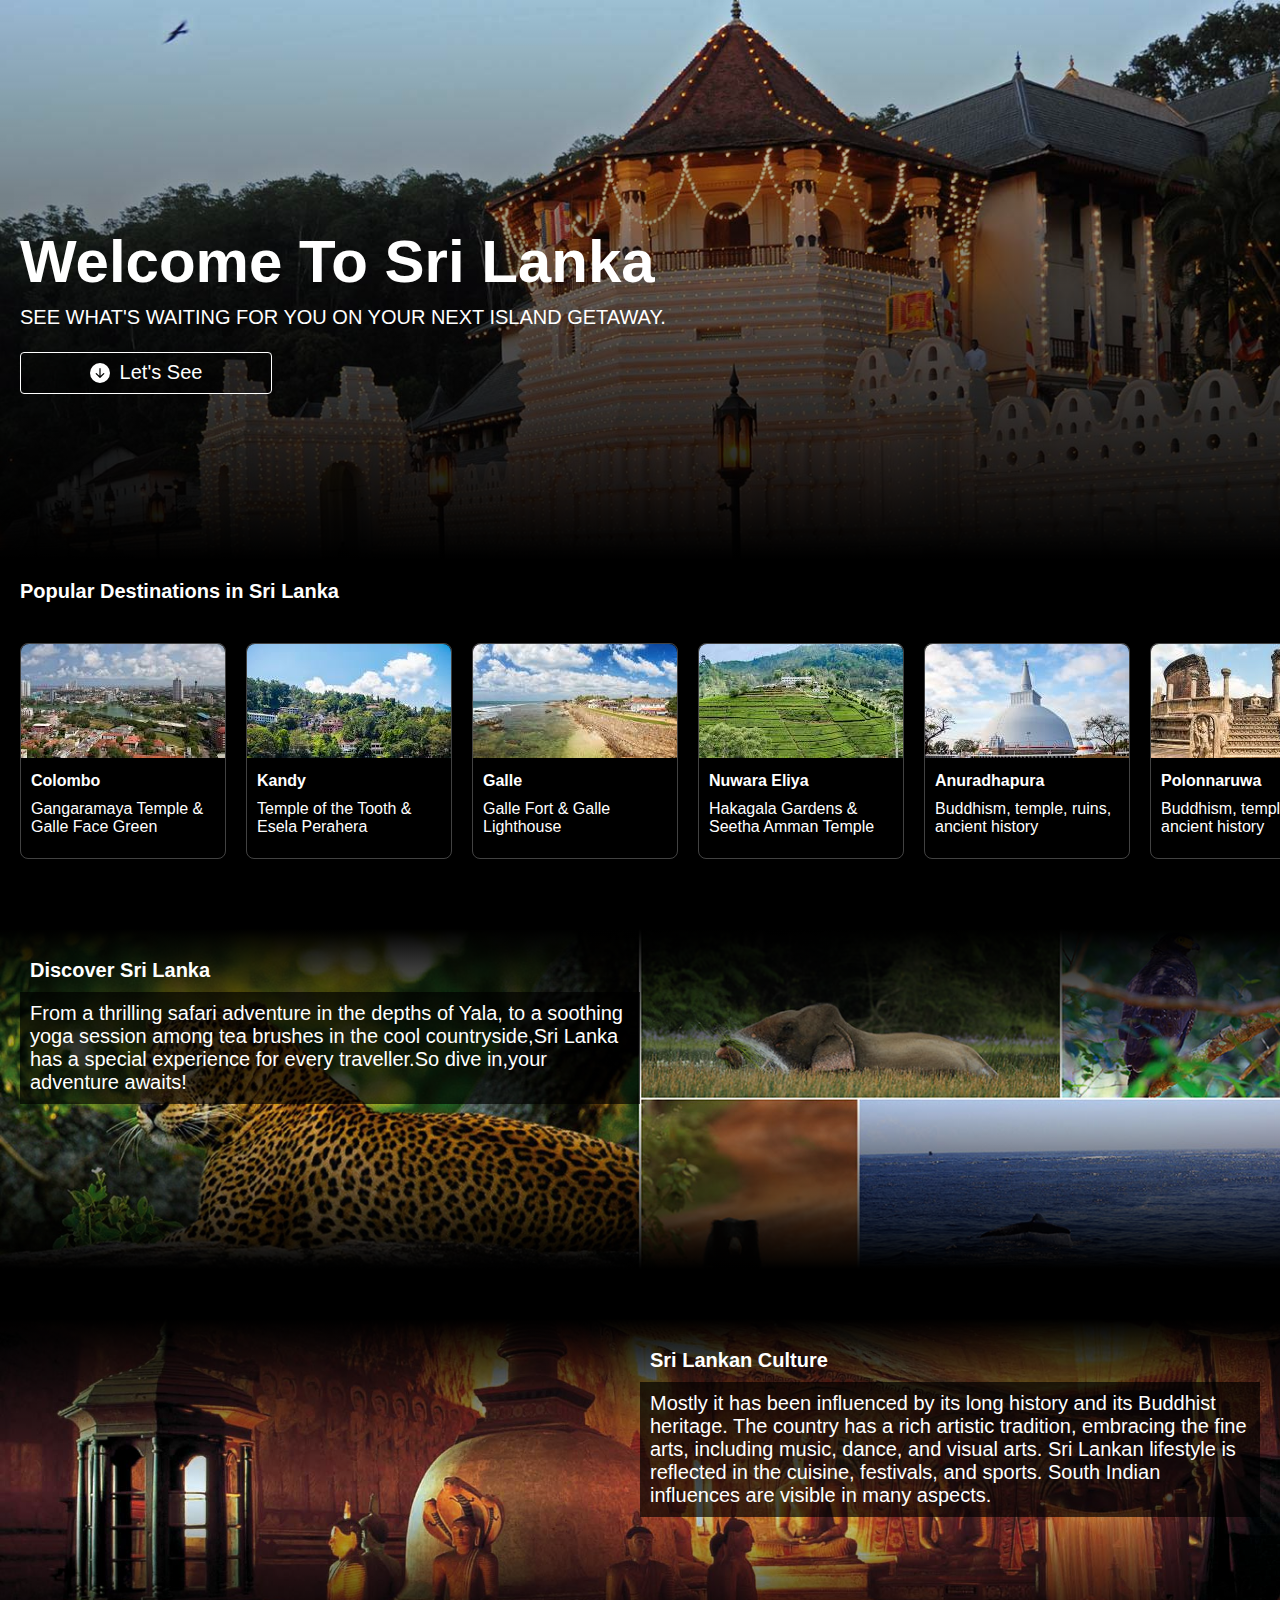
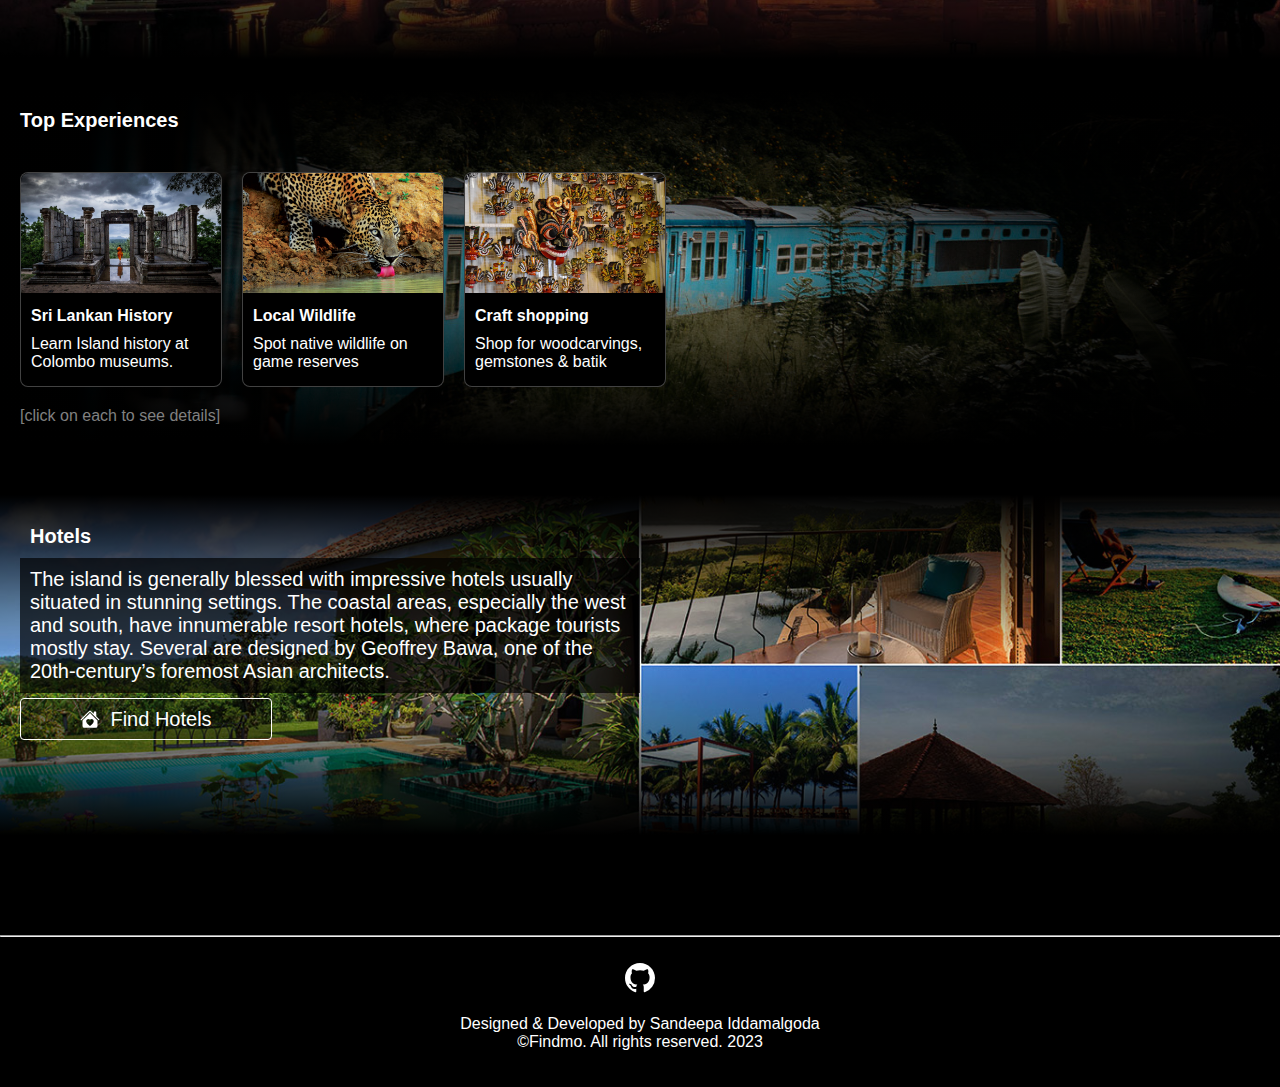
<file: index.html>
<!DOCTYPE html>
<html lang="en">

<head>
    <meta charset="UTF-8">
    <meta http-equiv="X-UA-Compatible" content="IE=edge">
    <meta name="viewport" content="width=device-width, initial-scale=1.0">
    <link rel="stylesheet" href="./style.css">
    <title>Sri Lanka Tourism</title>
</head>

<body>
    <!-- Header  -->
    <div class="header-section">
        <div class="nav-bar">
            <div class="nav-title"></div>
        </div>
        <div class="banner-section">
            <div class="banner-section-items">
                <div class="banner-section-title">
                    Welcome To Sri Lanka
                </div>
                <div class="banner-section-desc">
                    See what's waiting for you on your next island getaway.
                </div><br>
                <a href="#destinations">
                    <div class="btn-big">
                        <svg class="gd-icon" xmlns="http://www.w3.org/2000/svg" width="16" height="16"
                            fill="currentColor" class="bi bi-arrow-down-circle-fill" viewBox="0 0 16 16">
                            <path
                                d="M16 8A8 8 0 1 1 0 8a8 8 0 0 1 16 0zM8.5 4.5a.5.5 0 0 0-1 0v5.793L5.354 8.146a.5.5 0 1 0-.708.708l3 3a.5.5 0 0 0 .708 0l3-3a.5.5 0 0 0-.708-.708L8.5 10.293V4.5z" />
                        </svg>
                        Let's See
                    </div>
                </a>
            </div>
        </div>
    </div>

    <!-- Destinations -->
    <div class="destinations" id="destinations">
        <div class="desti-title">Popular Destinations in Sri Lanka</div>
        <div class="desc-list">
            <div class="desti">
                <div class="desti-card">
                    <img src="./images/d1.jpg">
                    <div class="title">Colombo</div>
                    <div class="desc">Gangaramaya Temple & Galle Face Green</div>
                </div>
            </div>
            <div class="desti">
                <div class="desti-card">
                    <img src="./images/d2.jpg">
                    <div class="title">Kandy</div>
                    <div class="desc">Temple of the Tooth & Esela Perahera</div>
                </div>
            </div>
            <div class="desti">
                <div class="desti-card">
                    <img src="./images/d3.jpg">
                    <div class="title">Galle</div>
                    <div class="desc">Galle Fort & Galle Lighthouse</div>
                </div>
            </div>
            <div class="desti">
                <div class="desti-card">
                    <img src="./images/d4.jpg">
                    <div class="title">Nuwara Eliya</div>
                    <div class="desc">Hakagala Gardens & Seetha Amman Temple</div>
                </div>
            </div>
            <div class="desti">
                <div class="desti-card">
                    <img src="./images/d5.jpg">
                    <div class="title">Anuradhapura</div>
                    <div class="desc">Buddhism, temple, ruins, ancient history</div>
                </div>
            </div>
            <div class="desti">
                <div class="desti-card">
                    <img src="./images/d6.jpg">
                    <div class="title">Polonnaruwa</div>
                    <div class="desc">Buddhism, temple, ruins, ancient history</div>
                </div>
            </div>
            <div class="desti">
                <div class="desti-card">
                    <img src="./images/d7.jpg">
                    <div class="title">Yala National Park</div>
                    <div class="desc">Leopards, birds & Sithulpawwa monastery</div>
                </div>
            </div>
            <div class="desti">
                <div class="desti-card">
                    <img src="./images/d8.jpg">
                    <div class="title">Negombo</div>
                    <div class="desc">Dutch Fort & Negombo</div>
                </div>
            </div>
            <div class="desti">
                <div class="desti-card">
                    <img src="./images/d9.jpg">
                    <div class="title">Mirissa</div>
                    <div class="desc">Whale watching, beach, blue whale, snorkeling</div>
                </div>
            </div>
            <div class="desti">
                <div class="desti-card">
                    <img src="./images/d10.jpg">
                    <div class="title">Ella</div>
                    <div class="desc">Waterfall, hiking, cave, mountain, and safari</div>
                </div>
            </div>
        </div>
    </div>

    <!-- Discover -->
    <div class="discover-section">
        <div class="disc-intro">
            <div class="disc-title">Discover Sri Lanka</div>
            <div class="disc-desc">From a thrilling safari adventure in the depths of Yala, to a soothing yoga session
                among tea brushes in the cool countryside,Sri Lanka has a special experience for every traveller.So dive
                in,your adventure awaits!</div>
        </div>

    </div>


    <!-- Culture-->
    <div class="culture-section">
        <div class="disc-intro">
            <div class="disc-title">Sri Lankan Culture</div>
            <div class="disc-desc">Mostly it has been influenced by its long history and its Buddhist heritage. The
                country has a rich artistic tradition, embracing the fine arts, including music, dance, and visual arts.
                Sri Lankan lifestyle is reflected in the cuisine, festivals, and sports. South Indian influences are
                visible in many aspects.</div>
        </div>

    </div>

    <!-- Top Experiences -->
    <div class="t-exp-section" id="t-exp-section">
        <div class="t-exp-title">Top Experiences</div>
        <div class="desc-list">
            <div class="desti">
                <a href="./history.html">
                    <div class="desti-card t-exp-card">
                        <img src="./images/history/p1.jpg" class="t-exp-img">
                        <div class="title">Sri Lankan History</div>
                        <div class="desc">Learn Island history at Colombo museums.</div>
                    </div>
                </a>
            </div>
            <div class="desti">
                <a href="./wildlife.html">
                    <div class="desti-card t-exp-card">
                        <img src="./images/tiger.jpg" class="t-exp-img">
                        <div class="title">Local Wildlife</div>
                        <div class="desc">Spot native wildlife on game reserves</div>
                    </div>
                </a>
            </div>
            <div class="desti">
                <a href="./crafts.html">
                    <div class="desti-card t-exp-card">
                        <img src="./images/crafts/p3.jpg" class="t-exp-img">
                        <div class="title">Craft shopping</div>
                        <div class="desc">Shop for woodcarvings, gemstones & batik</div>
                    </div>
                </a>
            </div>
            <!--
            <div class="desti">
                <div class="desti-card t-exp-card">
                    <img src="./images/e5.jpg" class="t-exp-img">
                    <div class="title">Prehistoric cave art</div>
                    <div class="desc">View ancient frescoes in remote caves</div>
                </div>
            </div>-->
        </div>
        <div class="hint">[click on each to see details]</div>
    </div>

    <!-- Hotels-section -->
    <div class="hotels-section">
        <div class="disc-intro">
            <div class="disc-title">Hotels</div>
            <div class="disc-desc">The island is generally blessed with impressive hotels usually situated in stunning
                settings. The coastal areas, especially the west and south, have innumerable resort hotels, where
                package tourists mostly stay. Several are designed by Geoffrey Bawa, one of the 20th-century’s foremost
                Asian architects.</div>
            <a href="./hotels.html">
                <div class="btn-big">
                    <svg xmlns="http://www.w3.org/2000/svg" width="16" height="16" fill="currentColor"
                        class="gd-icon bi bi-house-heart-fill" viewBox="0 0 16 16">
                        <path
                            d="M7.293 1.5a1 1 0 0 1 1.414 0L11 3.793V2.5a.5.5 0 0 1 .5-.5h1a.5.5 0 0 1 .5.5v3.293l2.354 2.353a.5.5 0 0 1-.708.707L8 2.207 1.354 8.853a.5.5 0 1 1-.708-.707L7.293 1.5Z" />
                        <path
                            d="m14 9.293-6-6-6 6V13.5A1.5 1.5 0 0 0 3.5 15h9a1.5 1.5 0 0 0 1.5-1.5V9.293Zm-6-.811c1.664-1.673 5.825 1.254 0 5.018-5.825-3.764-1.664-6.691 0-5.018Z" />
                    </svg>
                    Find Hotels
                </div>
            </a>
        </div>
    </div>

    <div class="bottom">
        <hr>
        <div class="bottom-details">
            <div class="bd-container">
                <center><br>
                    <div class="contacts">
                        <a href="https://github.com/whiteman-sr" target="self">
                            <svg xmlns="http://www.w3.org/2000/svg" width="16" height="16" fill="currentColor"
                                class="contacts-icon bi bi-github" viewBox="0 0 16 16">
                                <path
                                    d="M8 0C3.58 0 0 3.58 0 8c0 3.54 2.29 6.53 5.47 7.59.4.07.55-.17.55-.38 0-.19-.01-.82-.01-1.49-2.01.37-2.53-.49-2.69-.94-.09-.23-.48-.94-.82-1.13-.28-.15-.68-.52-.01-.53.63-.01 1.08.58 1.23.82.72 1.21 1.87.87 2.33.66.07-.52.28-.87.51-1.07-1.78-.2-3.64-.89-3.64-3.95 0-.87.31-1.59.82-2.15-.08-.2-.36-1.02.08-2.12 0 0 .67-.21 2.2.82.64-.18 1.32-.27 2-.27.68 0 1.36.09 2 .27 1.53-1.04 2.2-.82 2.2-.82.44 1.1.16 1.92.08 2.12.51.56.82 1.27.82 2.15 0 3.07-1.87 3.75-3.65 3.95.29.25.54.73.54 1.48 0 1.07-.01 1.93-.01 2.2 0 .21.15.46.55.38A8.012 8.012 0 0 0 16 8c0-4.42-3.58-8-8-8z" />
                            </svg>
                        </a><br><br>

                    </div>
                    Designed & Developed by Sandeepa Iddamalgoda<br>
                    &copy;Findmo. All rights reserved. 2023
                </center><br><br>
            </div>
        </div>
    </div>
</body>

</html>
</file>
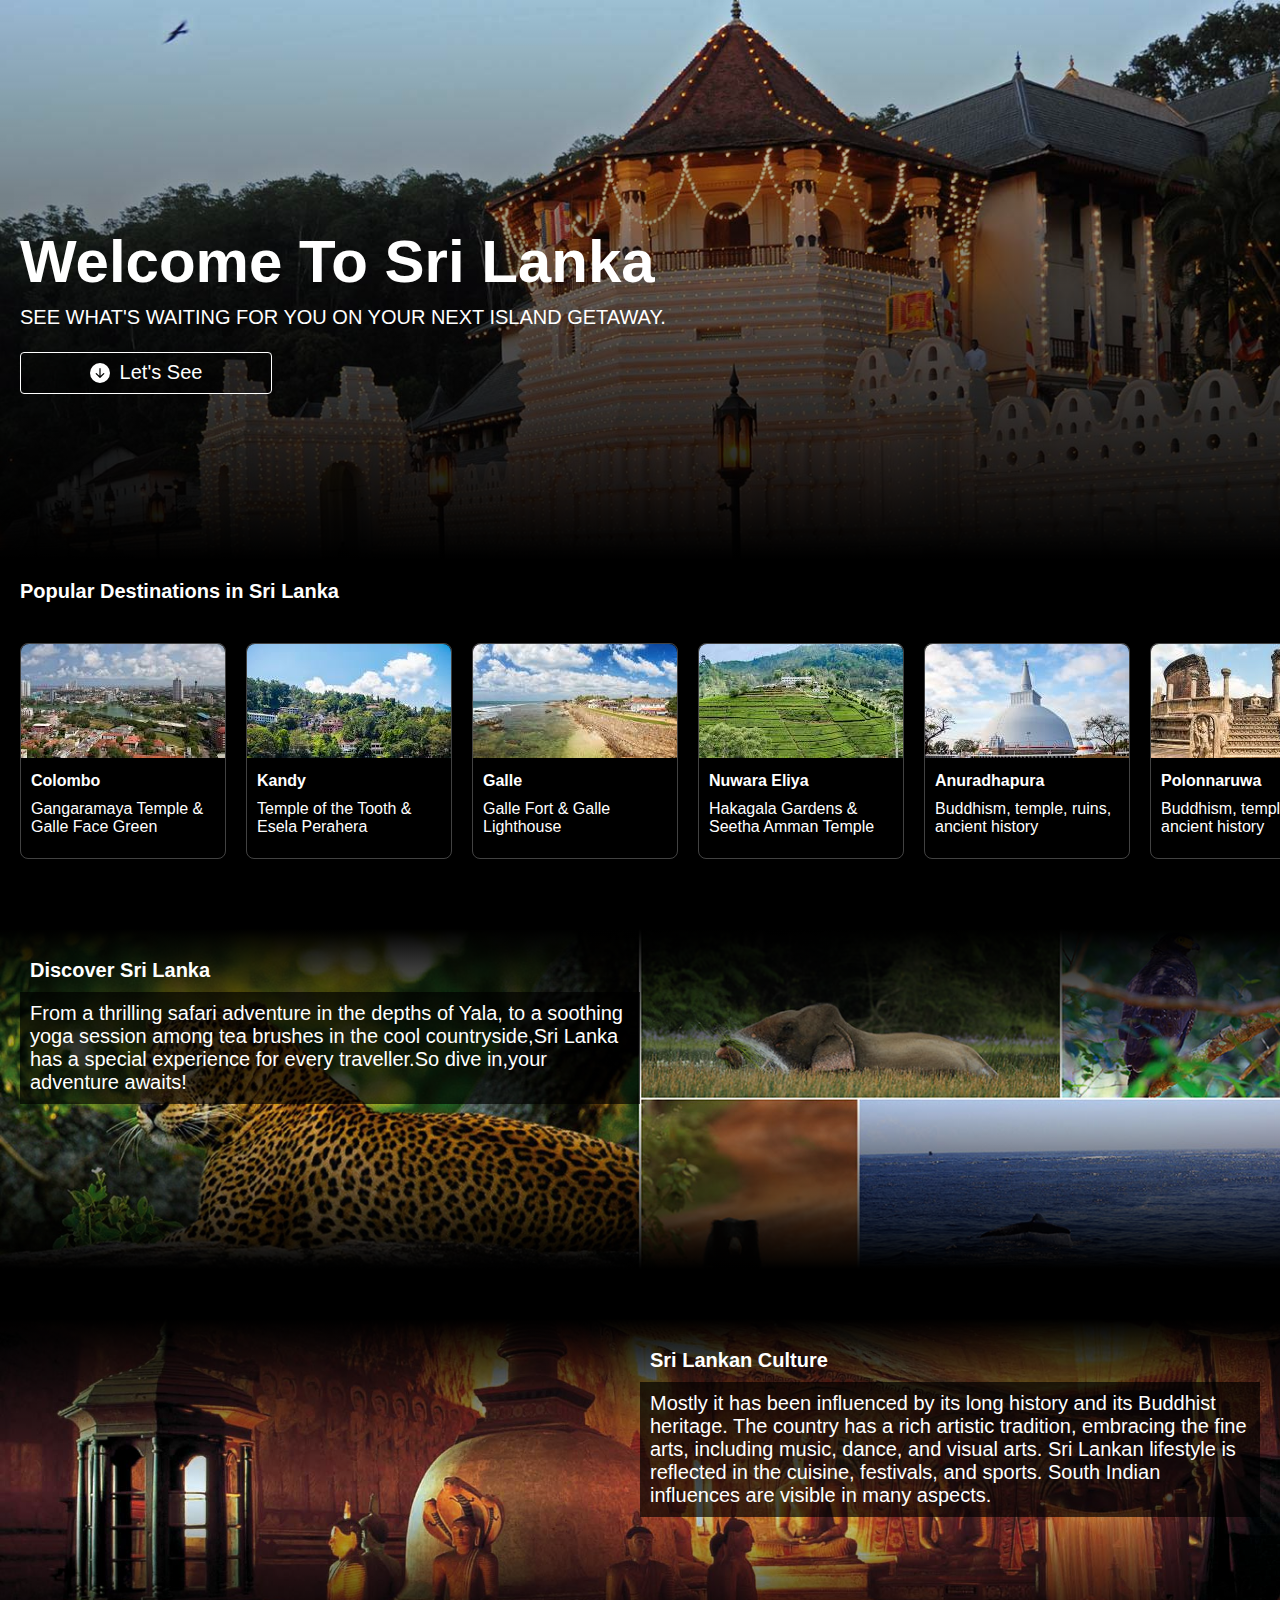
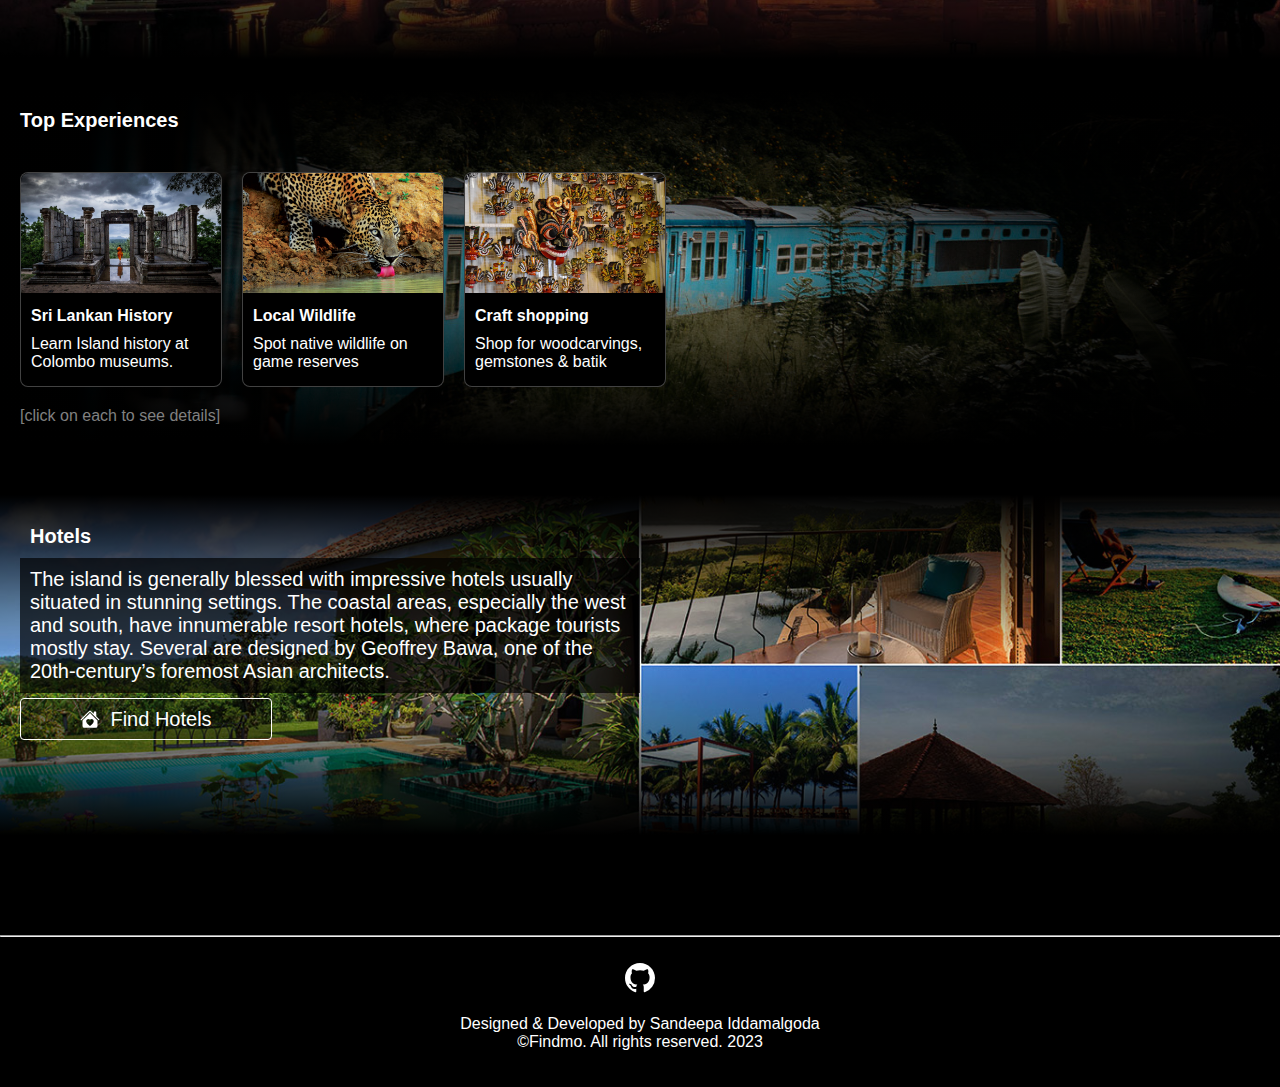
<file: Tourism-main/tourism/index.html>
<!DOCTYPE html>
<html lang="en">

<head>
    <meta charset="UTF-8">
    <meta http-equiv="X-UA-Compatible" content="IE=edge">
    <meta name="viewport" content="width=device-width, initial-scale=1.0">
    <link rel="stylesheet" href="./style.css">
    <title>Sri Lanka Tourism</title>
</head>

<body>
    <!-- Header  -->
    <div class="header-section">
        <div class="nav-bar">
            <div class="nav-title"></div>
        </div>
        <div class="banner-section">
            <div class="banner-section-items">
                <div class="banner-section-title">
                    Welcome To Sri Lanka
                </div>
                <div class="banner-section-desc">
                    See what's waiting for you on your next island getaway.
                </div><br>
                <a href="#destinations">
                    <div class="btn-big">
                        <svg class="gd-icon" xmlns="http://www.w3.org/2000/svg" width="16" height="16"
                            fill="currentColor" class="bi bi-arrow-down-circle-fill" viewBox="0 0 16 16">
                            <path
                                d="M16 8A8 8 0 1 1 0 8a8 8 0 0 1 16 0zM8.5 4.5a.5.5 0 0 0-1 0v5.793L5.354 8.146a.5.5 0 1 0-.708.708l3 3a.5.5 0 0 0 .708 0l3-3a.5.5 0 0 0-.708-.708L8.5 10.293V4.5z" />
                        </svg>
                        Let's See
                    </div>
                </a>
            </div>
        </div>
    </div>

    <!-- Destinations -->
    <div class="destinations" id="destinations">
        <div class="desti-title">Popular Destinations in Sri Lanka</div>
        <div class="desc-list">
            <div class="desti">
                <div class="desti-card">
                    <img src="./images/d1.jpg">
                    <div class="title">Colombo</div>
                    <div class="desc">Gangaramaya Temple & Galle Face Green</div>
                </div>
            </div>
            <div class="desti">
                <div class="desti-card">
                    <img src="./images/d2.jpg">
                    <div class="title">Kandy</div>
                    <div class="desc">Temple of the Tooth & Esela Perahera</div>
                </div>
            </div>
            <div class="desti">
                <div class="desti-card">
                    <img src="./images/d3.jpg">
                    <div class="title">Galle</div>
                    <div class="desc">Galle Fort & Galle Lighthouse</div>
                </div>
            </div>
            <div class="desti">
                <div class="desti-card">
                    <img src="./images/d4.jpg">
                    <div class="title">Nuwara Eliya</div>
                    <div class="desc">Hakagala Gardens & Seetha Amman Temple</div>
                </div>
            </div>
            <div class="desti">
                <div class="desti-card">
                    <img src="./images/d5.jpg">
                    <div class="title">Anuradhapura</div>
                    <div class="desc">Buddhism, temple, ruins, ancient history</div>
                </div>
            </div>
            <div class="desti">
                <div class="desti-card">
                    <img src="./images/d6.jpg">
                    <div class="title">Polonnaruwa</div>
                    <div class="desc">Buddhism, temple, ruins, ancient history</div>
                </div>
            </div>
            <div class="desti">
                <div class="desti-card">
                    <img src="./images/d7.jpg">
                    <div class="title">Yala National Park</div>
                    <div class="desc">Leopards, birds & Sithulpawwa monastery</div>
                </div>
            </div>
            <div class="desti">
                <div class="desti-card">
                    <img src="./images/d8.jpg">
                    <div class="title">Negombo</div>
                    <div class="desc">Dutch Fort & Negombo</div>
                </div>
            </div>
            <div class="desti">
                <div class="desti-card">
                    <img src="./images/d9.jpg">
                    <div class="title">Mirissa</div>
                    <div class="desc">Whale watching, beach, blue whale, snorkeling</div>
                </div>
            </div>
            <div class="desti">
                <div class="desti-card">
                    <img src="./images/d10.jpg">
                    <div class="title">Ella</div>
                    <div class="desc">Waterfall, hiking, cave, mountain, and safari</div>
                </div>
            </div>
        </div>
    </div>

    <!-- Discover -->
    <div class="discover-section">
        <div class="disc-intro">
            <div class="disc-title">Discover Sri Lanka</div>
            <div class="disc-desc">From a thrilling safari adventure in the depths of Yala, to a soothing yoga session
                among tea brushes in the cool countryside,Sri Lanka has a special experience for every traveller.So dive
                in,your adventure awaits!</div>
        </div>

    </div>


    <!-- Culture-->
    <div class="culture-section">
        <div class="disc-intro">
            <div class="disc-title">Sri Lankan Culture</div>
            <div class="disc-desc">Mostly it has been influenced by its long history and its Buddhist heritage. The
                country has a rich artistic tradition, embracing the fine arts, including music, dance, and visual arts.
                Sri Lankan lifestyle is reflected in the cuisine, festivals, and sports. South Indian influences are
                visible in many aspects.</div>
        </div>

    </div>

    <!-- Top Experiences -->
    <div class="t-exp-section" id="t-exp-section">
        <div class="t-exp-title">Top Experiences</div>
        <div class="desc-list">
            <div class="desti">
                <a href="./history.html">
                    <div class="desti-card t-exp-card">
                        <img src="./images/history/p1.jpg" class="t-exp-img">
                        <div class="title">Sri Lankan History</div>
                        <div class="desc">Learn Island history at Colombo museums.</div>
                    </div>
                </a>
            </div>
            <div class="desti">
                <a href="./wildlife.html">
                    <div class="desti-card t-exp-card">
                        <img src="./images/tiger.jpg" class="t-exp-img">
                        <div class="title">Local Wildlife</div>
                        <div class="desc">Spot native wildlife on game reserves</div>
                    </div>
                </a>
            </div>
            <div class="desti">
                <a href="./crafts.html">
                    <div class="desti-card t-exp-card">
                        <img src="./images/crafts/p3.jpg" class="t-exp-img">
                        <div class="title">Craft shopping</div>
                        <div class="desc">Shop for woodcarvings, gemstones & batik</div>
                    </div>
                </a>
            </div>
            <!--
            <div class="desti">
                <div class="desti-card t-exp-card">
                    <img src="./images/e5.jpg" class="t-exp-img">
                    <div class="title">Prehistoric cave art</div>
                    <div class="desc">View ancient frescoes in remote caves</div>
                </div>
            </div>-->
        </div>
        <div class="hint">[click on each to see details]</div>
    </div>

    <!-- Hotels-section -->
    <div class="hotels-section">
        <div class="disc-intro">
            <div class="disc-title">Hotels</div>
            <div class="disc-desc">The island is generally blessed with impressive hotels usually situated in stunning
                settings. The coastal areas, especially the west and south, have innumerable resort hotels, where
                package tourists mostly stay. Several are designed by Geoffrey Bawa, one of the 20th-century’s foremost
                Asian architects.</div>
            <a href="./hotels.html">
                <div class="btn-big">
                    <svg xmlns="http://www.w3.org/2000/svg" width="16" height="16" fill="currentColor"
                        class="gd-icon bi bi-house-heart-fill" viewBox="0 0 16 16">
                        <path
                            d="M7.293 1.5a1 1 0 0 1 1.414 0L11 3.793V2.5a.5.5 0 0 1 .5-.5h1a.5.5 0 0 1 .5.5v3.293l2.354 2.353a.5.5 0 0 1-.708.707L8 2.207 1.354 8.853a.5.5 0 1 1-.708-.707L7.293 1.5Z" />
                        <path
                            d="m14 9.293-6-6-6 6V13.5A1.5 1.5 0 0 0 3.5 15h9a1.5 1.5 0 0 0 1.5-1.5V9.293Zm-6-.811c1.664-1.673 5.825 1.254 0 5.018-5.825-3.764-1.664-6.691 0-5.018Z" />
                    </svg>
                    Find Hotels
                </div>
            </a>
        </div>
    </div>

    <div class="bottom">
        <hr>
        <div class="bottom-details">
            <div class="bd-container">
                <center><br>
                    <div class="contacts">
                        <a href="https://github.com/whiteman-sr" target="self">
                            <svg xmlns="http://www.w3.org/2000/svg" width="16" height="16" fill="currentColor"
                                class="contacts-icon bi bi-github" viewBox="0 0 16 16">
                                <path
                                    d="M8 0C3.58 0 0 3.58 0 8c0 3.54 2.29 6.53 5.47 7.59.4.07.55-.17.55-.38 0-.19-.01-.82-.01-1.49-2.01.37-2.53-.49-2.69-.94-.09-.23-.48-.94-.82-1.13-.28-.15-.68-.52-.01-.53.63-.01 1.08.58 1.23.82.72 1.21 1.87.87 2.33.66.07-.52.28-.87.51-1.07-1.78-.2-3.64-.89-3.64-3.95 0-.87.31-1.59.82-2.15-.08-.2-.36-1.02.08-2.12 0 0 .67-.21 2.2.82.64-.18 1.32-.27 2-.27.68 0 1.36.09 2 .27 1.53-1.04 2.2-.82 2.2-.82.44 1.1.16 1.92.08 2.12.51.56.82 1.27.82 2.15 0 3.07-1.87 3.75-3.65 3.95.29.25.54.73.54 1.48 0 1.07-.01 1.93-.01 2.2 0 .21.15.46.55.38A8.012 8.012 0 0 0 16 8c0-4.42-3.58-8-8-8z" />
                            </svg>
                        </a><br><br>

                    </div>
                    Designed & Developed by Sandeepa Iddamalgoda<br>
                    &copy;Findmo. All rights reserved. 2023
                </center><br><br>
            </div>
        </div>
    </div>
</body>

</html>
</file>
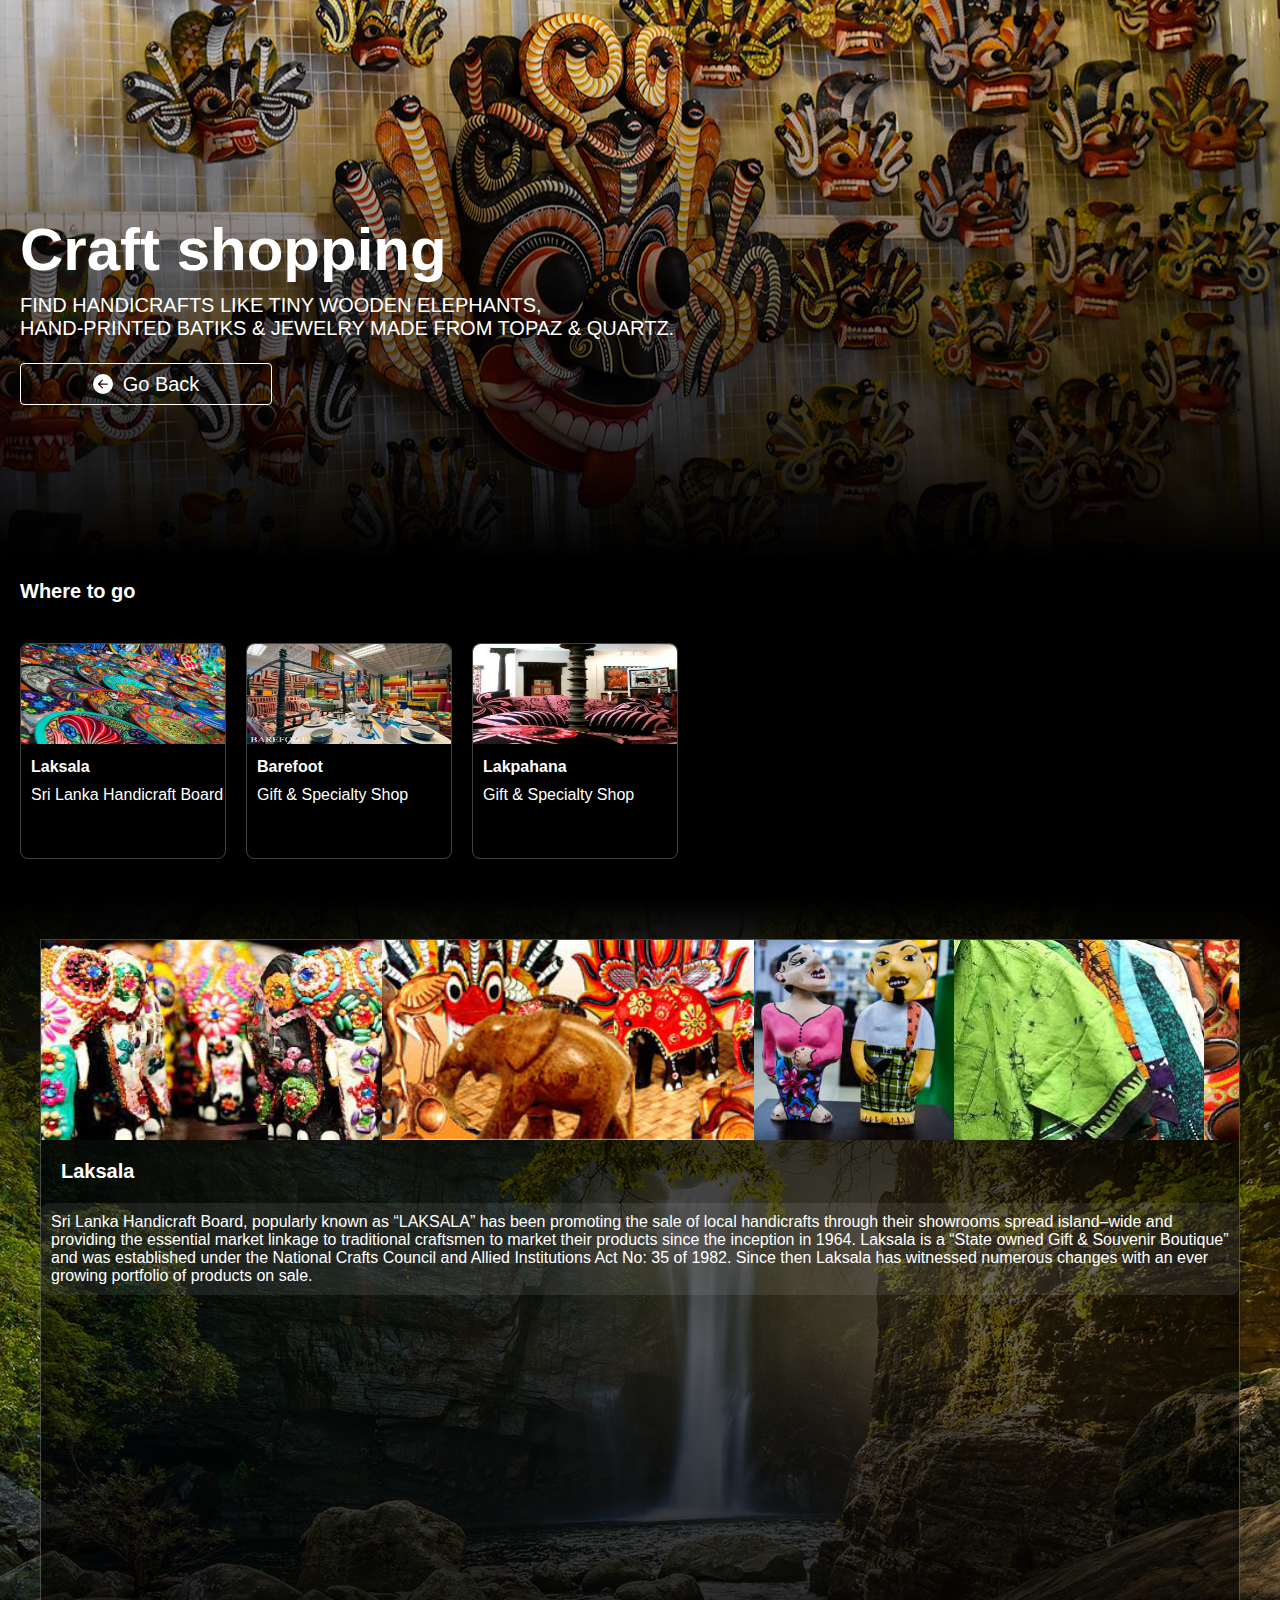
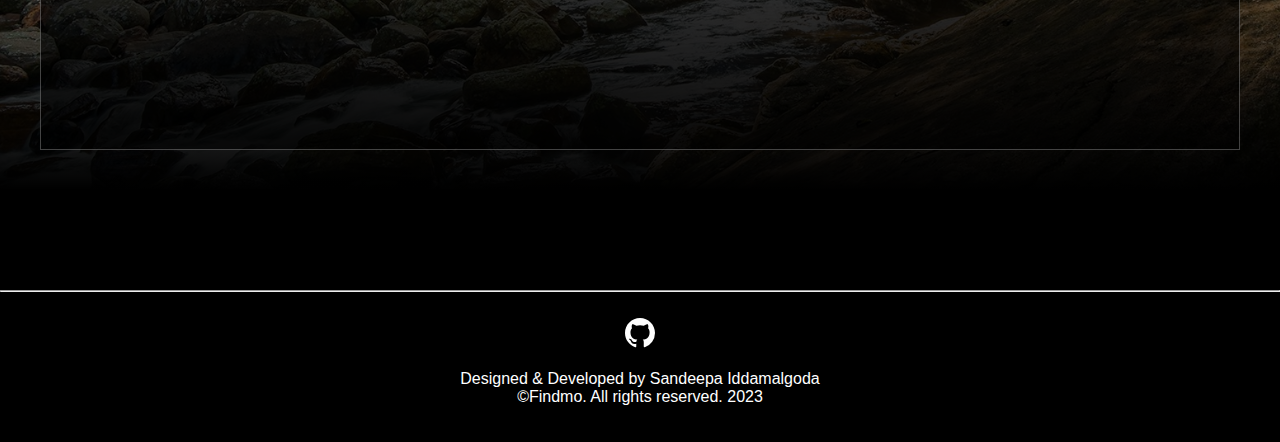
<file: crafts.html>
<!DOCTYPE html>
<html lang="en">

<head>
    <meta charset="UTF-8">
    <meta http-equiv="X-UA-Compatible" content="IE=edge">
    <meta name="viewport" content="width=device-width, initial-scale=1.0">
    <link rel="stylesheet" href="./pages.css">
    <title>Sri Lankan Craft Shopping</title>
</head>

<body>
    <!-- Header  -->
    <div class="header-section crafts">
        <div class="nav-bar">
            <div class="nav-title"></div>
        </div>
        <div class="banner-section">
            <div class="banner-section-items">
                <div class="banner-section-title">
                    Craft shopping
                </div>
                <div class="banner-section-desc">
                    Find handicrafts like tiny wooden elephants,<br> hand-printed batiks & jewelry made from topaz &
                    quartz.
                </div><br>
                <a href="./index.html#t-exp-section">
                    <div class="btn-big">
                        <svg class="gb-icon" xmlns="http://www.w3.org/2000/svg" width="20" height="20"
                            fill="currentColor" class="bi bi-arrow-left-circle-fill" viewBox="0 0 16 16">
                            <path
                                d="M8 0a8 8 0 1 0 0 16A8 8 0 0 0 8 0zm3.5 7.5a.5.5 0 0 1 0 1H5.707l2.147 2.146a.5.5 0 0 1-.708.708l-3-3a.5.5 0 0 1 0-.708l3-3a.5.5 0 1 1 .708.708L5.707 7.5H11.5z" />
                        </svg>
                        Go Back
                    </div>
                </a>
            </div>
        </div>
    </div>

    <!-- Destinations -->
    <div class="destinations" id="destinations">
        <div class="desti-title">Where to go</div>
        <div class="desc-list">
            <div class="desti">
                <div class="desti-card">
                    <img src="./images/crafts/m1.jpg">
                    <div class="title">Laksala</div>
                    <div class="desc">Sri Lanka Handicraft Board</div>
                </div>
            </div>
            <div class="desti">
                <div class="desti-card">
                    <img src="./images/crafts/m2.jpg">
                    <div class="title">Barefoot</div>
                    <div class="desc">Gift & Specialty Shop</div>
                </div>
            </div>
            <div class="desti">
                <div class="desti-card">
                    <img src="./images/crafts/m3.jpg">
                    <div class="title">Lakpahana</div>
                    <div class="desc">Gift & Specialty Shop</div>
                </div>
            </div>

        </div>

        <!-- Place Discover -->
        <div class="place-d-section">

            <div class="pd-container">
                <div class="image-slides">
                    <img src="./images/crafts/s1.jpg" class="slide-img">
                    <img src="./images/crafts/s2.jpg" class="slide-img">
                    <img src="./images/crafts/s3.jpg" class="slide-img">
                    <img src="./images/crafts/s4.jpg" class="slide-img">
                    <img src="./images/crafts/s5.jpg" class="slide-img">
                </div>
                <div class="place-title">Laksala</div>
                <div class="place-desc">Sri Lanka Handicraft Board, popularly known as “LAKSALA” has been promoting the
                    sale of local handicrafts through their showrooms spread island–wide and providing the essential
                    market linkage to traditional craftsmen to market their products since the inception in 1964.
                    Laksala is a “State owned Gift & Souvenir Boutique” and was established under the National Crafts
                    Council and Allied Institutions Act No: 35 of 1982. Since then Laksala has witnessed numerous
                    changes with an ever growing portfolio of products on sale.</div>
                <div class="google-map">
                    <iframe
                        src="https://www.google.com/maps/embed?pb=!1m26!1m12!1m3!1d63378.44483314265!2d79.85689039328653!3d6.872287728620195!2m3!1f0!2f0!3f0!3m2!1i1024!2i768!4f13.1!4m11!3e6!4m3!3m2!1d6.844365!2d79.922473!4m5!1s0x3ae25bd87d9f4471%3A0xb96349053bae919d!2slaksala!3m2!1d6.8979525!2d79.8605828!5e0!3m2!1sen!2slk!4v1661172868804!5m2!1sen!2slk"
                        width=100% height="450" style="border:0;" allowfullscreen="" loading="lazy"
                        referrerpolicy="no-referrer-when-downgrade"></iframe>
                </div>

            </div>
        </div>

        <div class="bottom">
            <hr>
            <div class="bottom-details">
                <div class="bd-container">
                    <center><br>
                        <div class="contacts">
                            <a href="https://github.com/whiteman-sr" target="self">
                                <svg xmlns="http://www.w3.org/2000/svg" width="16" height="16" fill="currentColor"
                                    class="contacts-icon bi bi-github" viewBox="0 0 16 16">
                                    <path
                                        d="M8 0C3.58 0 0 3.58 0 8c0 3.54 2.29 6.53 5.47 7.59.4.07.55-.17.55-.38 0-.19-.01-.82-.01-1.49-2.01.37-2.53-.49-2.69-.94-.09-.23-.48-.94-.82-1.13-.28-.15-.68-.52-.01-.53.63-.01 1.08.58 1.23.82.72 1.21 1.87.87 2.33.66.07-.52.28-.87.51-1.07-1.78-.2-3.64-.89-3.64-3.95 0-.87.31-1.59.82-2.15-.08-.2-.36-1.02.08-2.12 0 0 .67-.21 2.2.82.64-.18 1.32-.27 2-.27.68 0 1.36.09 2 .27 1.53-1.04 2.2-.82 2.2-.82.44 1.1.16 1.92.08 2.12.51.56.82 1.27.82 2.15 0 3.07-1.87 3.75-3.65 3.95.29.25.54.73.54 1.48 0 1.07-.01 1.93-.01 2.2 0 .21.15.46.55.38A8.012 8.012 0 0 0 16 8c0-4.42-3.58-8-8-8z" />
                                </svg>
                            </a><br><br>

                        </div>
                        Designed & Developed by Sandeepa Iddamalgoda<br>
                        &copy;Findmo. All rights reserved. 2023
                    </center><br><br>
                </div>
            </div>
        </div>


</body>

</html>
</file>
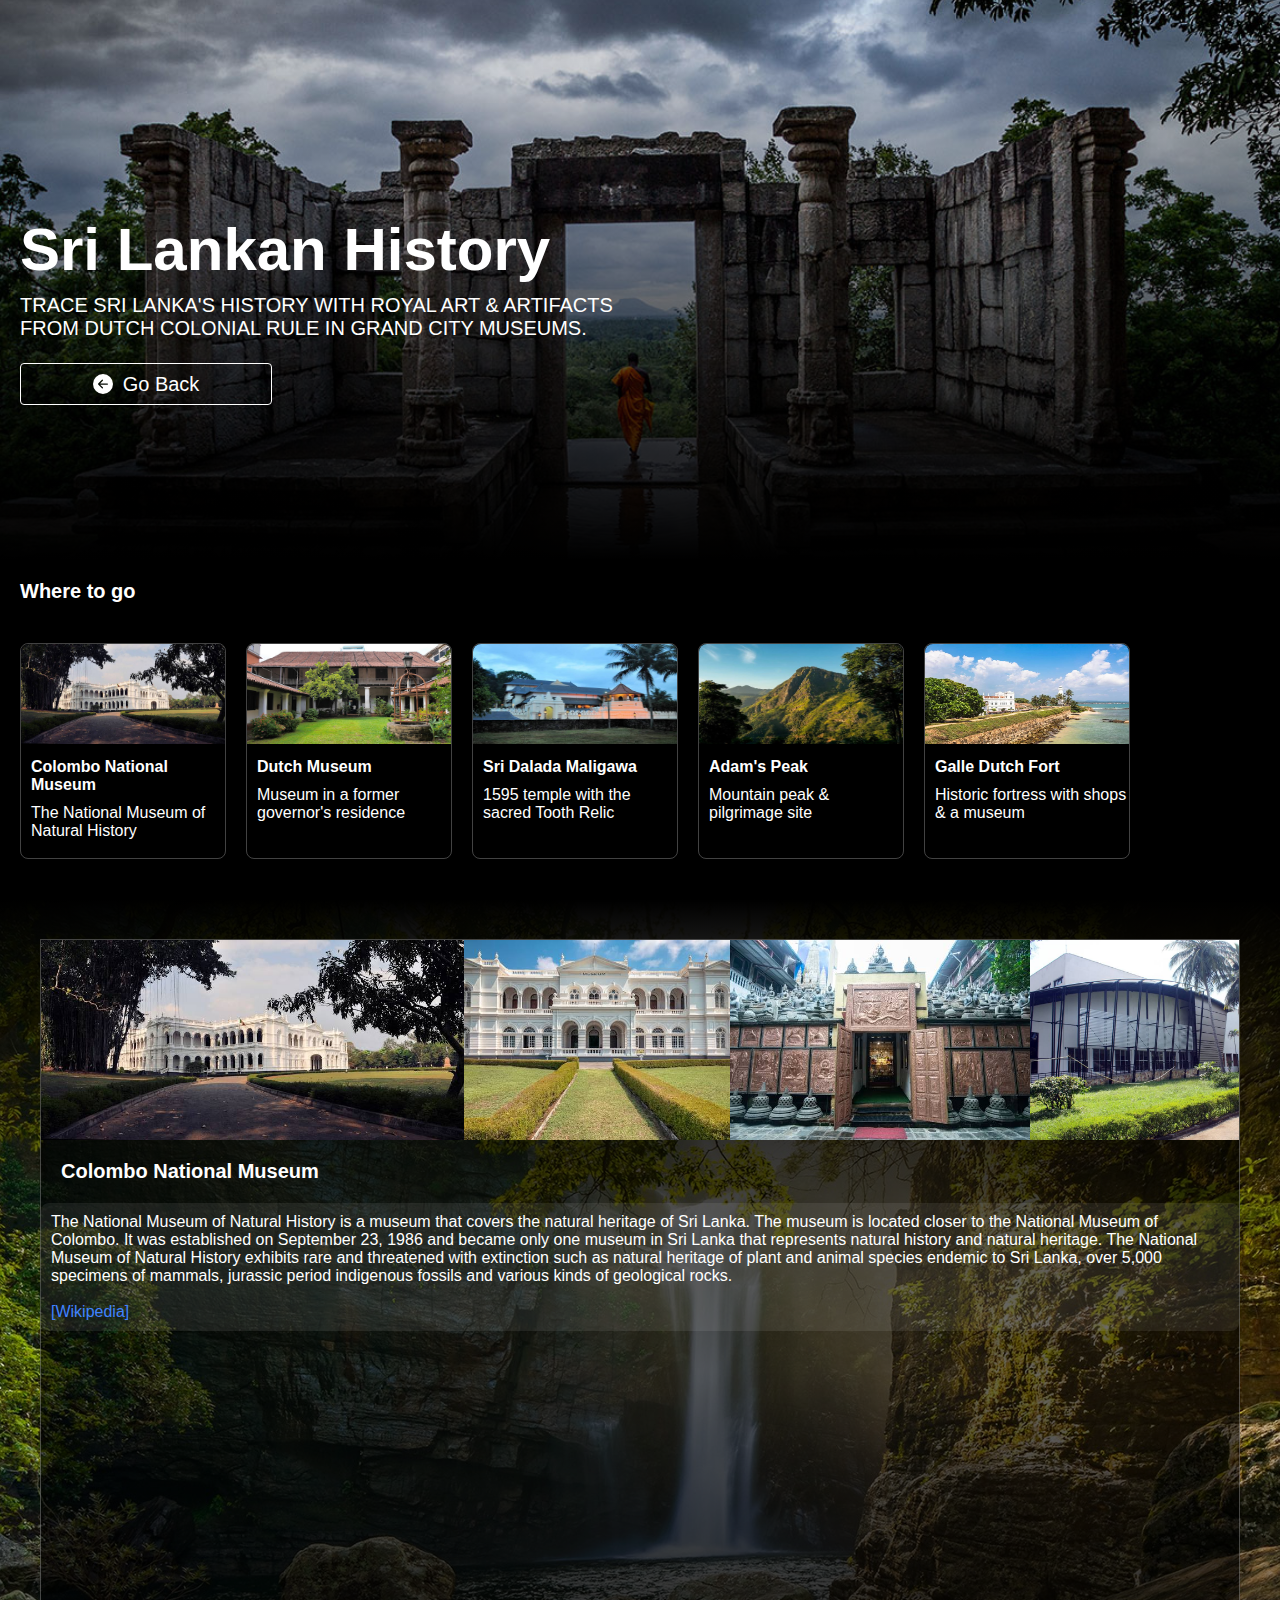
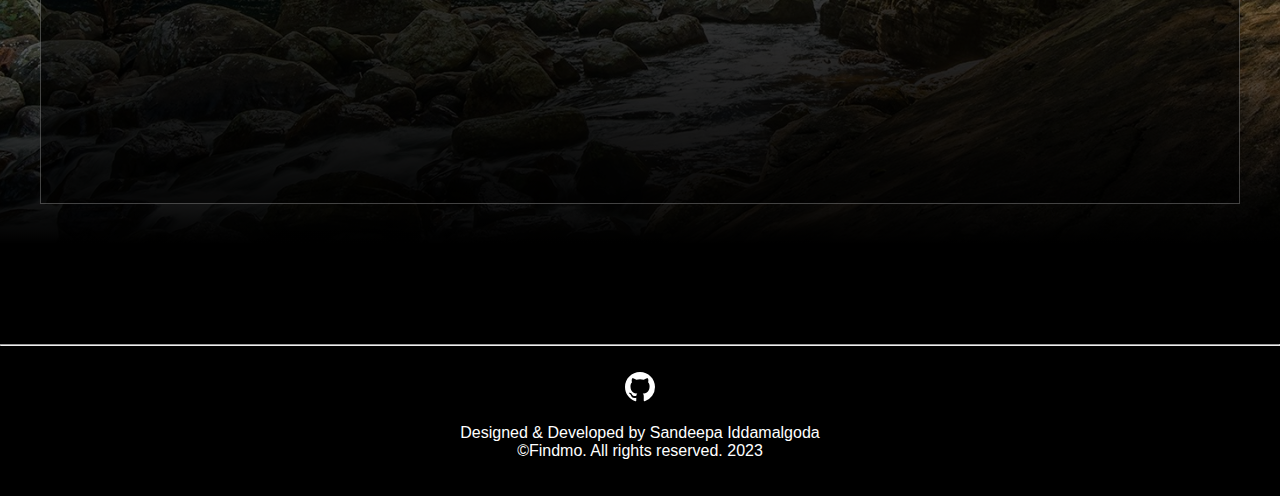
<file: history.html>
<!DOCTYPE html>
<html lang="en">

<head>
    <meta charset="UTF-8">
    <meta http-equiv="X-UA-Compatible" content="IE=edge">
    <meta name="viewport" content="width=device-width, initial-scale=1.0">
    <link rel="stylesheet" href="./pages.css">
    <title>Sri Lankan History</title>
</head>

<body>
    <!-- Header  -->
    <div class="header-section history">
        <div class="nav-bar">
            <div class="nav-title"></div>
        </div>
        <div class="banner-section">
            <div class="banner-section-items">
                <div class="banner-section-title">
                    Sri Lankan History
                </div>
                <div class="banner-section-desc">
                    Trace Sri Lanka's history with royal art & artifacts<br> from Dutch colonial rule in grand city
                    museums.
                </div><br>
                <a href="./index.html#t-exp-section">
                    <div class="btn-big">
                        <svg class="gb-icon" xmlns="http://www.w3.org/2000/svg" width="20" height="20"
                            fill="currentColor" class="bi bi-arrow-left-circle-fill" viewBox="0 0 16 16">
                            <path
                                d="M8 0a8 8 0 1 0 0 16A8 8 0 0 0 8 0zm3.5 7.5a.5.5 0 0 1 0 1H5.707l2.147 2.146a.5.5 0 0 1-.708.708l-3-3a.5.5 0 0 1 0-.708l3-3a.5.5 0 1 1 .708.708L5.707 7.5H11.5z" />
                        </svg>
                        Go Back
                    </div>
                </a>
            </div>
        </div>
    </div>

    <!-- Destinations -->
    <div class="destinations" id="destinations">
        <div class="desti-title">Where to go</div>
        <div class="desc-list">
            <div class="desti">
                <div class="desti-card">
                    <img src="./images/history/m1.jpg">
                    <div class="title">Colombo National Museum</div>
                    <div class="desc">The National Museum of Natural History</div>
                </div>
            </div>
            <div class="desti">
                <div class="desti-card">
                    <img src="./images/history/m2.jpg">
                    <div class="title">Dutch Museum</div>
                    <div class="desc">Museum in a former governor's residence</div>
                </div>
            </div>
            <div class="desti">
                <div class="desti-card">
                    <img src="./images/history/m3.jpg">
                    <div class="title">Sri Dalada Maligawa</div>
                    <div class="desc">1595 temple with the sacred Tooth Relic</div>
                </div>
            </div>
            <div class="desti">
                <div class="desti-card">
                    <img src="./images/history/m4.jpg">
                    <div class="title">Adam's Peak</div>
                    <div class="desc">Mountain peak & pilgrimage site</div>
                </div>
            </div>
            <div class="desti">
                <div class="desti-card">
                    <img src="./images/history/m5.jpg">
                    <div class="title">Galle Dutch Fort</div>
                    <div class="desc">Historic fortress with shops & a museum</div>
                </div>
            </div>
        </div>
    </div>

    <!-- Place Discover -->
    <div class="place-d-section">

        <div class="pd-container">
            <div class="image-slides">
                <img src="./images/history/s1.jpg" class="slide-img">
                <img src="./images/history/s2.jpg" class="slide-img">
                <img src="./images/history/s3.jpg" class="slide-img">
                <img src="./images/history/s4.jpg" class="slide-img">
            </div>
            <div class="place-title">Colombo National Museum</div>
            <div class="place-desc">The National Museum of Natural History is a museum that covers the natural heritage
                of Sri Lanka. The museum is located closer to the National Museum of Colombo. It was established on
                September 23, 1986 and became only one museum in Sri Lanka that represents natural history and natural
                heritage. The National Museum of Natural History exhibits rare and threatened with extinction such as
                natural heritage of plant and animal species endemic to Sri Lanka, over 5,000 specimens of mammals,
                jurassic period indigenous fossils and various kinds of geological rocks. <br><br>
                <div class="source"><a href="https://en.wikipedia.org/wiki/National_Museum_of_Natural_History,_Colombo"
                        target="_blank">[Wikipedia]</a></div>
            </div><br>
            <div class="google-map">
                <iframe
                    src="https://www.google.com/maps/embed?pb=!1m14!1m8!1m3!1d15843.364138555491!2d79.86453301589964!3d6.909603427601466!3m2!1i1024!2i768!4f13.1!3m3!1m2!1s0x0%3A0xd90a283d68f9a48d!2sColombo%20National%20Museum!5e0!3m2!1sen!2slk!4v1660916380420!5m2!1sen!2slk"
                    width=100% height="450" style="border:0;" allowfullscreen="" loading="lazy"
                    referrerpolicy="no-referrer-when-downgrade"></iframe>
            </div>

        </div>
    </div>

    <div class="bottom">
        <hr>
        <div class="bottom-details">
            <div class="bd-container">
                <center><br>
                    <div class="contacts">
                        <a href="https://github.com/whiteman-sr" target="self">
                            <svg xmlns="http://www.w3.org/2000/svg" width="16" height="16" fill="currentColor"
                                class="contacts-icon bi bi-github" viewBox="0 0 16 16">
                                <path
                                    d="M8 0C3.58 0 0 3.58 0 8c0 3.54 2.29 6.53 5.47 7.59.4.07.55-.17.55-.38 0-.19-.01-.82-.01-1.49-2.01.37-2.53-.49-2.69-.94-.09-.23-.48-.94-.82-1.13-.28-.15-.68-.52-.01-.53.63-.01 1.08.58 1.23.82.72 1.21 1.87.87 2.33.66.07-.52.28-.87.51-1.07-1.78-.2-3.64-.89-3.64-3.95 0-.87.31-1.59.82-2.15-.08-.2-.36-1.02.08-2.12 0 0 .67-.21 2.2.82.64-.18 1.32-.27 2-.27.68 0 1.36.09 2 .27 1.53-1.04 2.2-.82 2.2-.82.44 1.1.16 1.92.08 2.12.51.56.82 1.27.82 2.15 0 3.07-1.87 3.75-3.65 3.95.29.25.54.73.54 1.48 0 1.07-.01 1.93-.01 2.2 0 .21.15.46.55.38A8.012 8.012 0 0 0 16 8c0-4.42-3.58-8-8-8z" />
                            </svg>
                        </a><br><br>

                    </div>
                    Designed & Developed by Sandeepa Iddamalgoda<br>
                    &copy;Findmo. All rights reserved. 2023
                </center><br><br>
            </div>
        </div>
    </div>


</body>

</html>
</file>
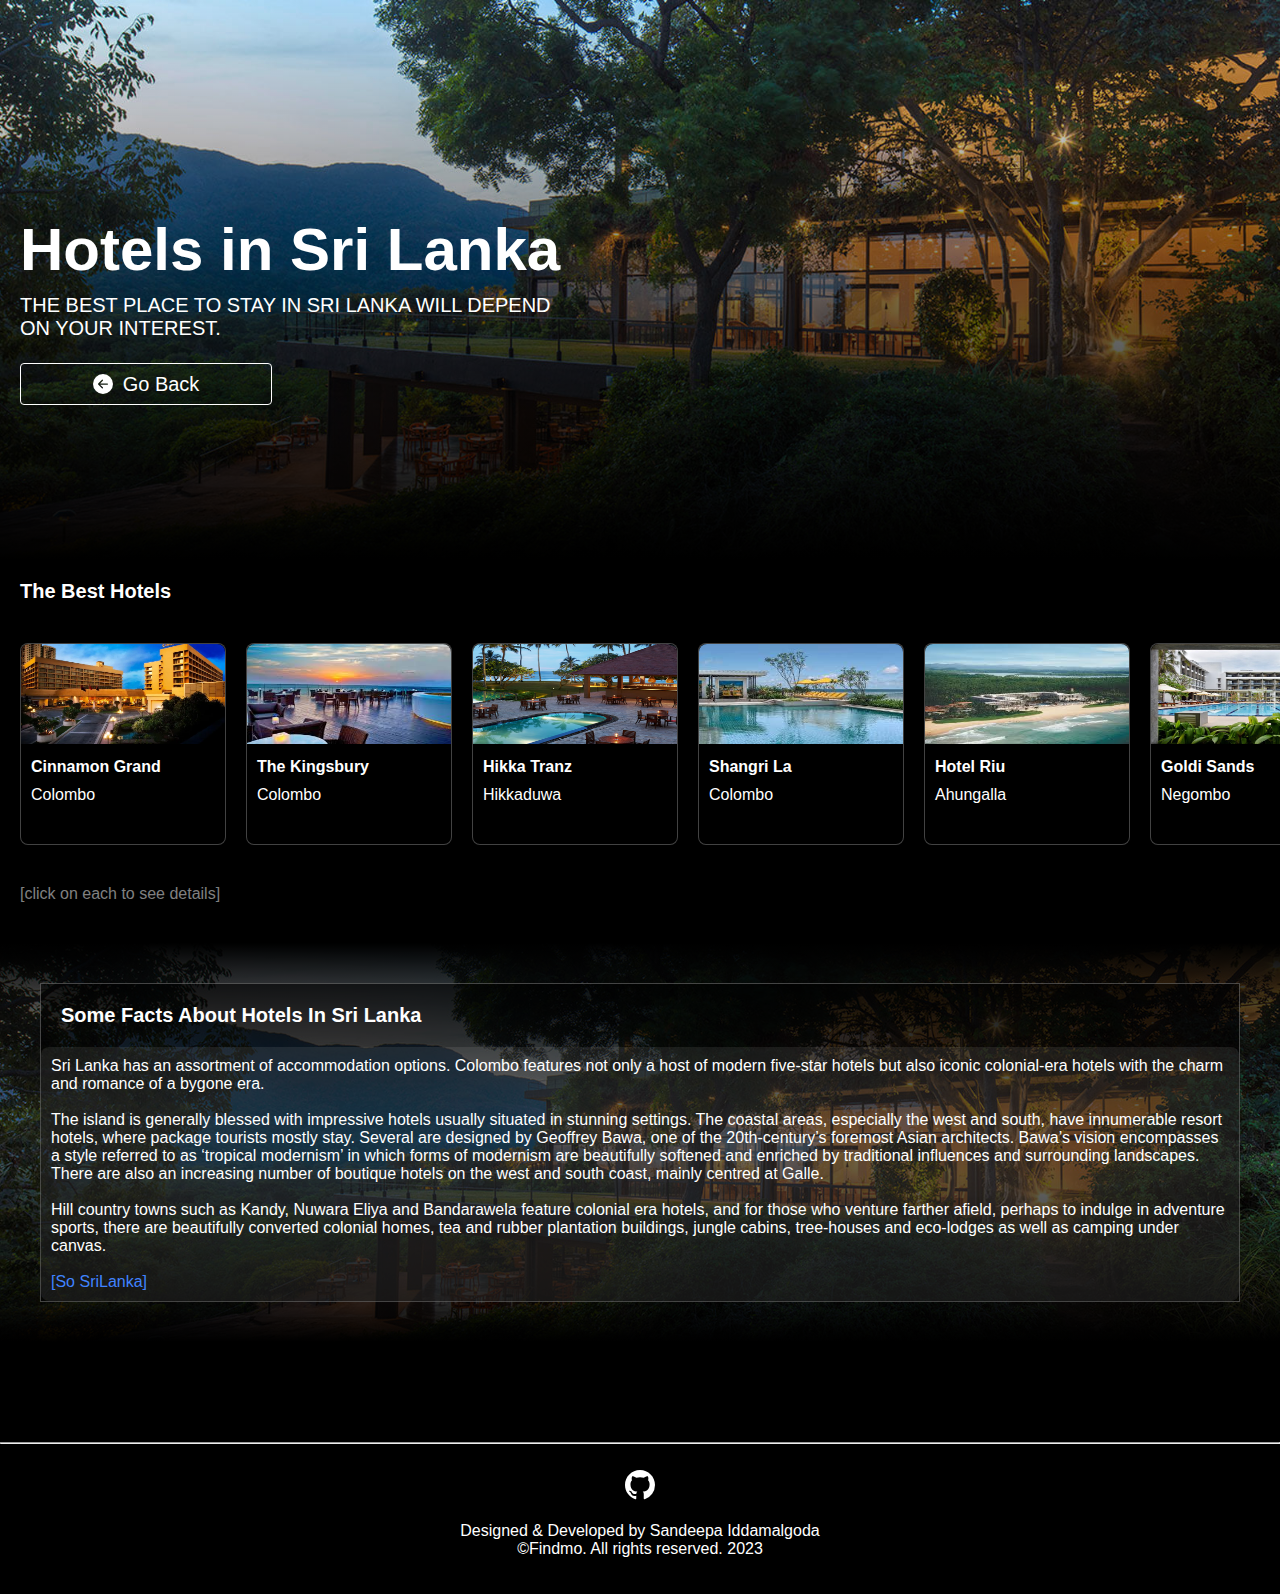
<file: hotels.html>
<!DOCTYPE html>
<html lang="en">

<head>
    <meta charset="UTF-8">
    <meta http-equiv="X-UA-Compatible" content="IE=edge">
    <meta name="viewport" content="width=device-width, initial-scale=1.0">
    <link rel="stylesheet" href="./pages.css">
    <title>Hotels in Sri Lanka</title>
</head>

<body>
    <!-- Header  -->
    <div class="header-section hotels">
        <div class="nav-bar">
            <div class="nav-title"></div>
        </div>
        <div class="banner-section">
            <div class="banner-section-items">
                <div class="banner-section-title">
                    Hotels in Sri Lanka
                </div>
                <div class="banner-section-desc">
                    The best place to stay in Sri Lanka will depend <br>on your interest.<br>
                </div><br>
                <a href="./index.html#t-exp-section">
                    <div class="btn-big">
                        <svg class="gb-icon" xmlns="http://www.w3.org/2000/svg" width="20" height="20"
                            fill="currentColor" class="bi bi-arrow-left-circle-fill" viewBox="0 0 16 16">
                            <path
                                d="M8 0a8 8 0 1 0 0 16A8 8 0 0 0 8 0zm3.5 7.5a.5.5 0 0 1 0 1H5.707l2.147 2.146a.5.5 0 0 1-.708.708l-3-3a.5.5 0 0 1 0-.708l3-3a.5.5 0 1 1 .708.708L5.707 7.5H11.5z" />
                        </svg>
                        Go Back
                    </div>
                </a>
            </div>
        </div>
    </div>

    <!-- Destinations -->
    <div class="destinations" id="destinations">
        <div class="desti-title">The Best Hotels</div>
        <div class="desc-list">
            <div class="desti">
                <a
                    href="https://www.tripadvisor.com/Hotel_Review-g293962-d597086-Reviews-Cinnamon_Grand_Colombo-Colombo_Western_Province.html">
                    <div class="desti-card t-exp-card hc">
                        <img src="./images/hotels/m1.webp">
                        <div class="title">Cinnamon Grand</div>
                        <div class="desc">Colombo</div>
                    </div>
                </a>
            </div>
            <div class="desti">
                <a
                    href="https://www.tripadvisor.com/Hotel_Review-g293962-d3801214-Reviews-The_Kingsbury_Hotel-Colombo_Western_Province.html">
                    <div class="desti-card t-exp-card hc">
                        <img src="./images/hotels/m2.jpg">
                        <div class="title">The Kingsbury</div>
                        <div class="desc">Colombo</div>
                    </div>
                </a>
            </div>
            <div class="desti">
                <a
                    href="https://www.tripadvisor.com/Hotel_Review-g304134-d579245-Reviews-Hikka_Tranz_by_Cinnamon-Hikkaduwa_Galle_District_Southern_Province.html">
                    <div class="desti-card t-exp-card hc">
                        <img src="./images/hotels/m3.jpg">
                        <div class="title">Hikka Tranz</div>
                        <div class="desc">Hikkaduwa</div>
                    </div>
                </a>
            </div>
            <div class="desti">
                <a
                    href="https://www.tripadvisor.com/Hotel_Review-g293962-d12720953-Reviews-Shangri_La_Colombo-Colombo_Western_Province.html">
                    <div class="desti-card t-exp-card hc">
                        <img src="./images/hotels/m4.jpg">
                        <div class="title">Shangri La</div>
                        <div class="desc">Colombo</div>
                    </div>
                </a>
            </div>
            <div class="desti">
                <a
                    href="https://www.tripadvisor.com/Hotel_Review-g608521-d10039170-Reviews-Hotel_Riu_Sri_Lanka-Ahungalla_Galle_District_Southern_Province.html">
                    <div class="desti-card t-exp-card hc">
                        <img src="./images/hotels/m5.jpg">
                        <div class="title">Hotel Riu</div>
                        <div class="desc">Ahungalla</div>
                    </div>
                </a>
            </div>
            <div class="desti">
                <a
                    href="https://www.tripadvisor.com/Hotel_Review-g297897-d316666-Reviews-Hotel_Goldi_Sands-Negombo_Western_Province.html">
                    <div class="desti-card t-exp-card hc">
                        <img src="./images/hotels/m6.jpg">
                        <div class="title">Goldi Sands</div>
                        <div class="desc">Negombo</div>
                    </div>
                </a>
            </div>
        </div>
        <div class="hint">[click on each to see details]</div>

    </div>

    <!-- Place Discover -->
    <div class="place-d-section-h">

        <div class="pd-container">

            <div class="place-title">Some Facts About Hotels In Sri Lanka</div>
            <div class="place-desc">
                Sri Lanka has an assortment of accommodation options. Colombo features not only a host of modern
                five-star hotels but also iconic colonial-era hotels with the charm and romance of a bygone era.
                <br><br>

                The island is generally blessed with impressive hotels usually situated in stunning settings. The
                coastal areas, especially the west and south, have innumerable resort hotels, where package tourists
                mostly stay. Several are designed by Geoffrey Bawa, one of the 20th-century’s foremost Asian architects.
                Bawa’s vision encompasses a style referred to as ‘tropical modernism’ in which forms of modernism are
                beautifully softened and enriched by traditional influences and surrounding landscapes. There are also
                an increasing number of boutique hotels on the west and south coast, mainly centred at Galle.
                <br><br>
                Hill country towns such as Kandy, Nuwara Eliya and Bandarawela feature colonial era hotels, and for
                those who venture farther afield, perhaps to indulge in adventure sports, there are beautifully
                converted colonial homes, tea and rubber plantation buildings, jungle cabins, tree-houses and eco-lodges
                as well as camping under canvas.
                <br><br>
                <div class="source"><a href="https://srilanka.travel" target="_blank">[So SriLanka]</a></div>
            </div>

        </div>
    </div>


    <div class="bottom">
        <hr>
        <div class="bottom-details">
            <div class="bd-container">
                <center><br>
                    <div class="contacts">
                        <a href="https://github.com/whiteman-sr" target="self">
                            <svg xmlns="http://www.w3.org/2000/svg" width="16" height="16" fill="currentColor"
                                class="contacts-icon bi bi-github" viewBox="0 0 16 16">
                                <path
                                    d="M8 0C3.58 0 0 3.58 0 8c0 3.54 2.29 6.53 5.47 7.59.4.07.55-.17.55-.38 0-.19-.01-.82-.01-1.49-2.01.37-2.53-.49-2.69-.94-.09-.23-.48-.94-.82-1.13-.28-.15-.68-.52-.01-.53.63-.01 1.08.58 1.23.82.72 1.21 1.87.87 2.33.66.07-.52.28-.87.51-1.07-1.78-.2-3.64-.89-3.64-3.95 0-.87.31-1.59.82-2.15-.08-.2-.36-1.02.08-2.12 0 0 .67-.21 2.2.82.64-.18 1.32-.27 2-.27.68 0 1.36.09 2 .27 1.53-1.04 2.2-.82 2.2-.82.44 1.1.16 1.92.08 2.12.51.56.82 1.27.82 2.15 0 3.07-1.87 3.75-3.65 3.95.29.25.54.73.54 1.48 0 1.07-.01 1.93-.01 2.2 0 .21.15.46.55.38A8.012 8.012 0 0 0 16 8c0-4.42-3.58-8-8-8z" />
                            </svg>
                        </a><br><br>

                    </div>
                    Designed & Developed by Sandeepa Iddamalgoda<br>
                    &copy;Findmo. All rights reserved. 2023
                </center><br><br>
            </div>
        </div>
    </div>


</body>

</html>
</file>
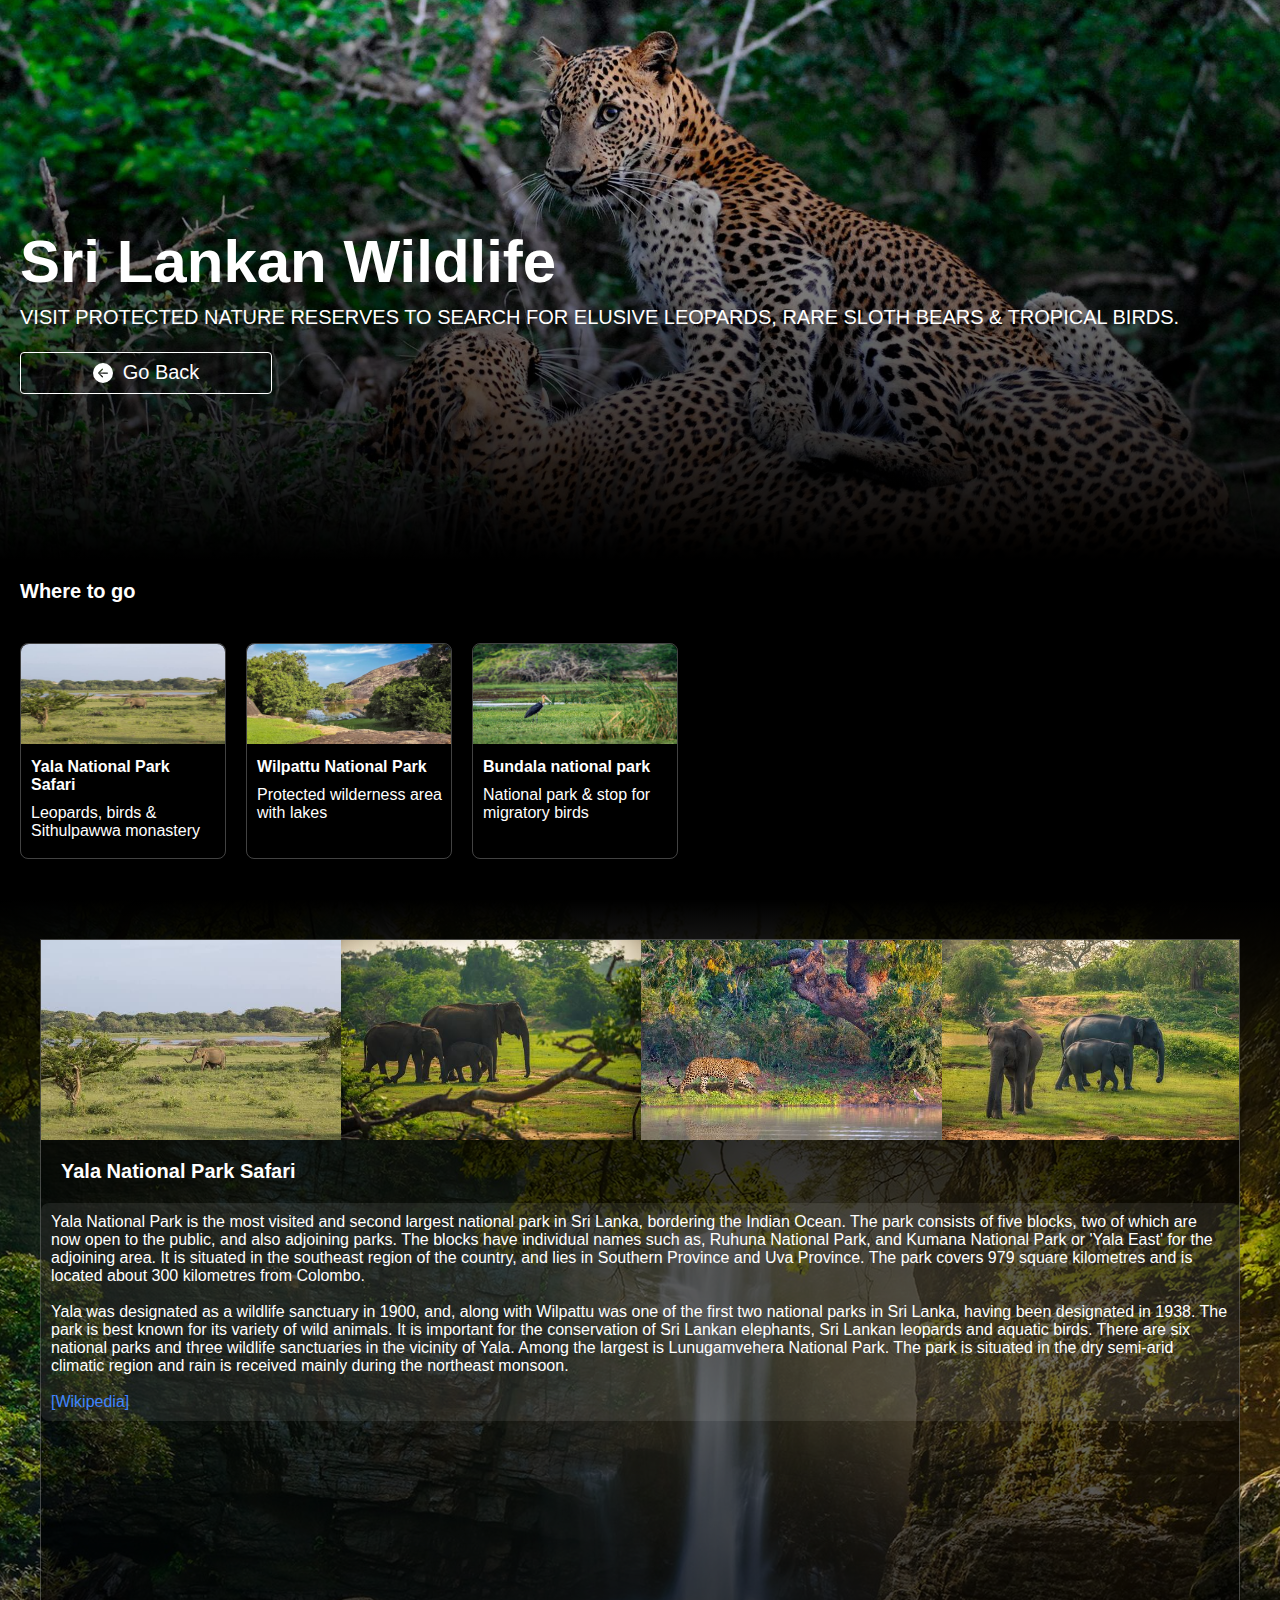
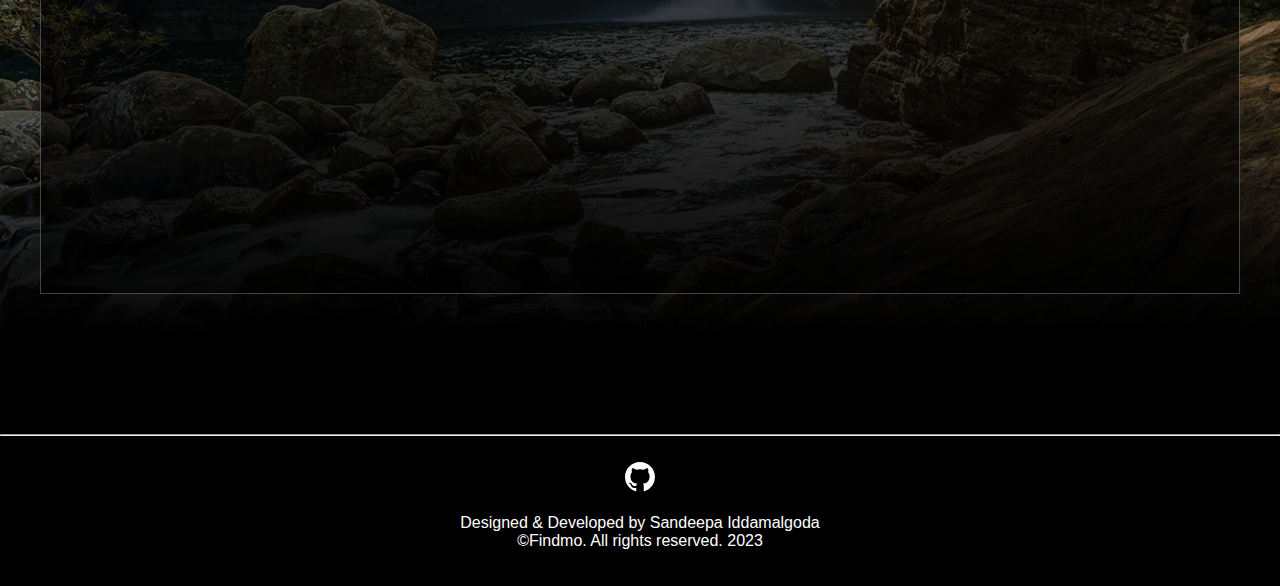
<file: wildlife.html>
<!DOCTYPE html>
<html lang="en">

<head>
    <meta charset="UTF-8">
    <meta http-equiv="X-UA-Compatible" content="IE=edge">
    <meta name="viewport" content="width=device-width, initial-scale=1.0">
    <link rel="stylesheet" href="./pages.css">
    <title>Sri Lankan Wildlife</title>
</head>

<body>
    <!-- Header  -->
    <div class="header-section wildlife">
        <div class="nav-bar">
            <div class="nav-title"></div>
        </div>
        <div class="banner-section">
            <div class="banner-section-items">
                <div class="banner-section-title">
                    Sri Lankan Wildlife
                </div>
                <div class="banner-section-desc">
                    Visit protected nature reserves to search for elusive leopards, rare sloth bears & tropical birds.
                </div><br>
                <a href="./index.html#t-exp-section">
                    <div class="btn-big">
                        <svg class="gb-icon" xmlns="http://www.w3.org/2000/svg" width="20" height="20"
                            fill="currentColor" class="bi bi-arrow-left-circle-fill" viewBox="0 0 16 16">
                            <path
                                d="M8 0a8 8 0 1 0 0 16A8 8 0 0 0 8 0zm3.5 7.5a.5.5 0 0 1 0 1H5.707l2.147 2.146a.5.5 0 0 1-.708.708l-3-3a.5.5 0 0 1 0-.708l3-3a.5.5 0 1 1 .708.708L5.707 7.5H11.5z" />
                        </svg>
                        Go Back
                    </div>
                </a>
            </div>
        </div>
    </div>

    <!-- Destinations -->
    <div class="destinations" id="destinations">
        <div class="desti-title">Where to go</div>
        <div class="desc-list">
            <div class="desti">
                <div class="desti-card">
                    <img src="./images/wildlife/m1.jpg">
                    <div class="title">Yala National Park Safari</div>
                    <div class="desc">Leopards, birds & Sithulpawwa monastery</div>
                </div>
            </div>
            <div class="desti">
                <div class="desti-card">
                    <img src="./images/wildlife/m2.jpg">
                    <div class="title">Wilpattu National Park</div>
                    <div class="desc">Protected wilderness area with lakes</div>
                </div>
            </div>
            <div class="desti">
                <div class="desti-card">
                    <img src="./images/wildlife/m3.jpg">
                    <div class="title">Bundala national park</div>
                    <div class="desc">National park & stop for migratory birds</div>
                </div>
            </div>
        </div>
    </div>

    <!-- Place Discover -->
    <div class="place-d-section">

        <div class="pd-container">
            <div class="image-slides">
                <img src="./images/wildlife/s1.jpg" class="slide-img">
                <img src="./images/wildlife/s2.jpg" class="slide-img">
                <img src="./images/wildlife/s3.jpg" class="slide-img">
                <img src="./images/wildlife/s4.jpg" class="slide-img">
                <img src="./images/wildlife/s5.jpg" class="slide-img">
            </div>
            <div class="place-title">Yala National Park Safari</div>
            <div class="place-desc">Yala National Park is the most visited and second largest national park in Sri
                Lanka, bordering the Indian Ocean. The park consists of five blocks, two of which are now open to the
                public, and also adjoining parks. The blocks have individual names such as, Ruhuna National Park, and
                Kumana National Park or 'Yala East' for the adjoining area. It is situated in the southeast region of
                the country, and lies in Southern Province and Uva Province. The park covers 979 square kilometres and
                is located about 300 kilometres from Colombo.<br><br> Yala was designated as a wildlife sanctuary in
                1900, and, along with Wilpattu was one of the first two national parks in Sri Lanka, having been
                designated in 1938. The park is best known for its variety of wild animals. It is important for the
                conservation of Sri Lankan elephants, Sri Lankan leopards and aquatic birds. There are six national
                parks and three wildlife sanctuaries in the vicinity of Yala. Among the largest is Lunugamvehera
                National Park. The park is situated in the dry semi-arid climatic region and rain is received mainly
                during the northeast monsoon.<br><br>
                <div class="source"><a href="https://en.wikipedia.org/wiki/Yala_National_Park"
                        target="_blank">[Wikipedia]</a></div>
            </div><br>
            <div class="google-map">
                <iframe
                    src="https://www.google.com/maps/embed?pb=!1m18!1m12!1m3!1d3965.1996876216763!2d81.51448211439373!3d6.3681986267169055!2m3!1f0!2f0!3f0!3m2!1i1024!2i768!4f13.1!3m3!1m2!1s0x3ae5d5e73322445f%3A0xbb3cc6b98fafcdee!2sYala%20National%20Park!5e0!3m2!1sen!2slk!4v1660920485691!5m2!1sen!2slk"
                    width=100% height="450" style="border:0;" allowfullscreen="" loading="lazy"
                    referrerpolicy="no-referrer-when-downgrade"></iframe>
            </div>

        </div>
    </div>

    <div class="bottom">
        <hr>
        <div class="bottom-details">
            <div class="bd-container">
                <center><br>
                    <div class="contacts">
                        <a href="https://github.com/whiteman-sr" target="self">
                            <svg xmlns="http://www.w3.org/2000/svg" width="16" height="16" fill="currentColor"
                                class="contacts-icon bi bi-github" viewBox="0 0 16 16">
                                <path
                                    d="M8 0C3.58 0 0 3.58 0 8c0 3.54 2.29 6.53 5.47 7.59.4.07.55-.17.55-.38 0-.19-.01-.82-.01-1.49-2.01.37-2.53-.49-2.69-.94-.09-.23-.48-.94-.82-1.13-.28-.15-.68-.52-.01-.53.63-.01 1.08.58 1.23.82.72 1.21 1.87.87 2.33.66.07-.52.28-.87.51-1.07-1.78-.2-3.64-.89-3.64-3.95 0-.87.31-1.59.82-2.15-.08-.2-.36-1.02.08-2.12 0 0 .67-.21 2.2.82.64-.18 1.32-.27 2-.27.68 0 1.36.09 2 .27 1.53-1.04 2.2-.82 2.2-.82.44 1.1.16 1.92.08 2.12.51.56.82 1.27.82 2.15 0 3.07-1.87 3.75-3.65 3.95.29.25.54.73.54 1.48 0 1.07-.01 1.93-.01 2.2 0 .21.15.46.55.38A8.012 8.012 0 0 0 16 8c0-4.42-3.58-8-8-8z" />
                            </svg>
                        </a><br><br>

                    </div>
                    Designed & Developed by Sandeepa Iddamalgoda<br>
                    &copy;Findmo. All rights reserved. 2023
                </center><br><br>
            </div>
        </div>
    </div>


</body>

</html>
</file>
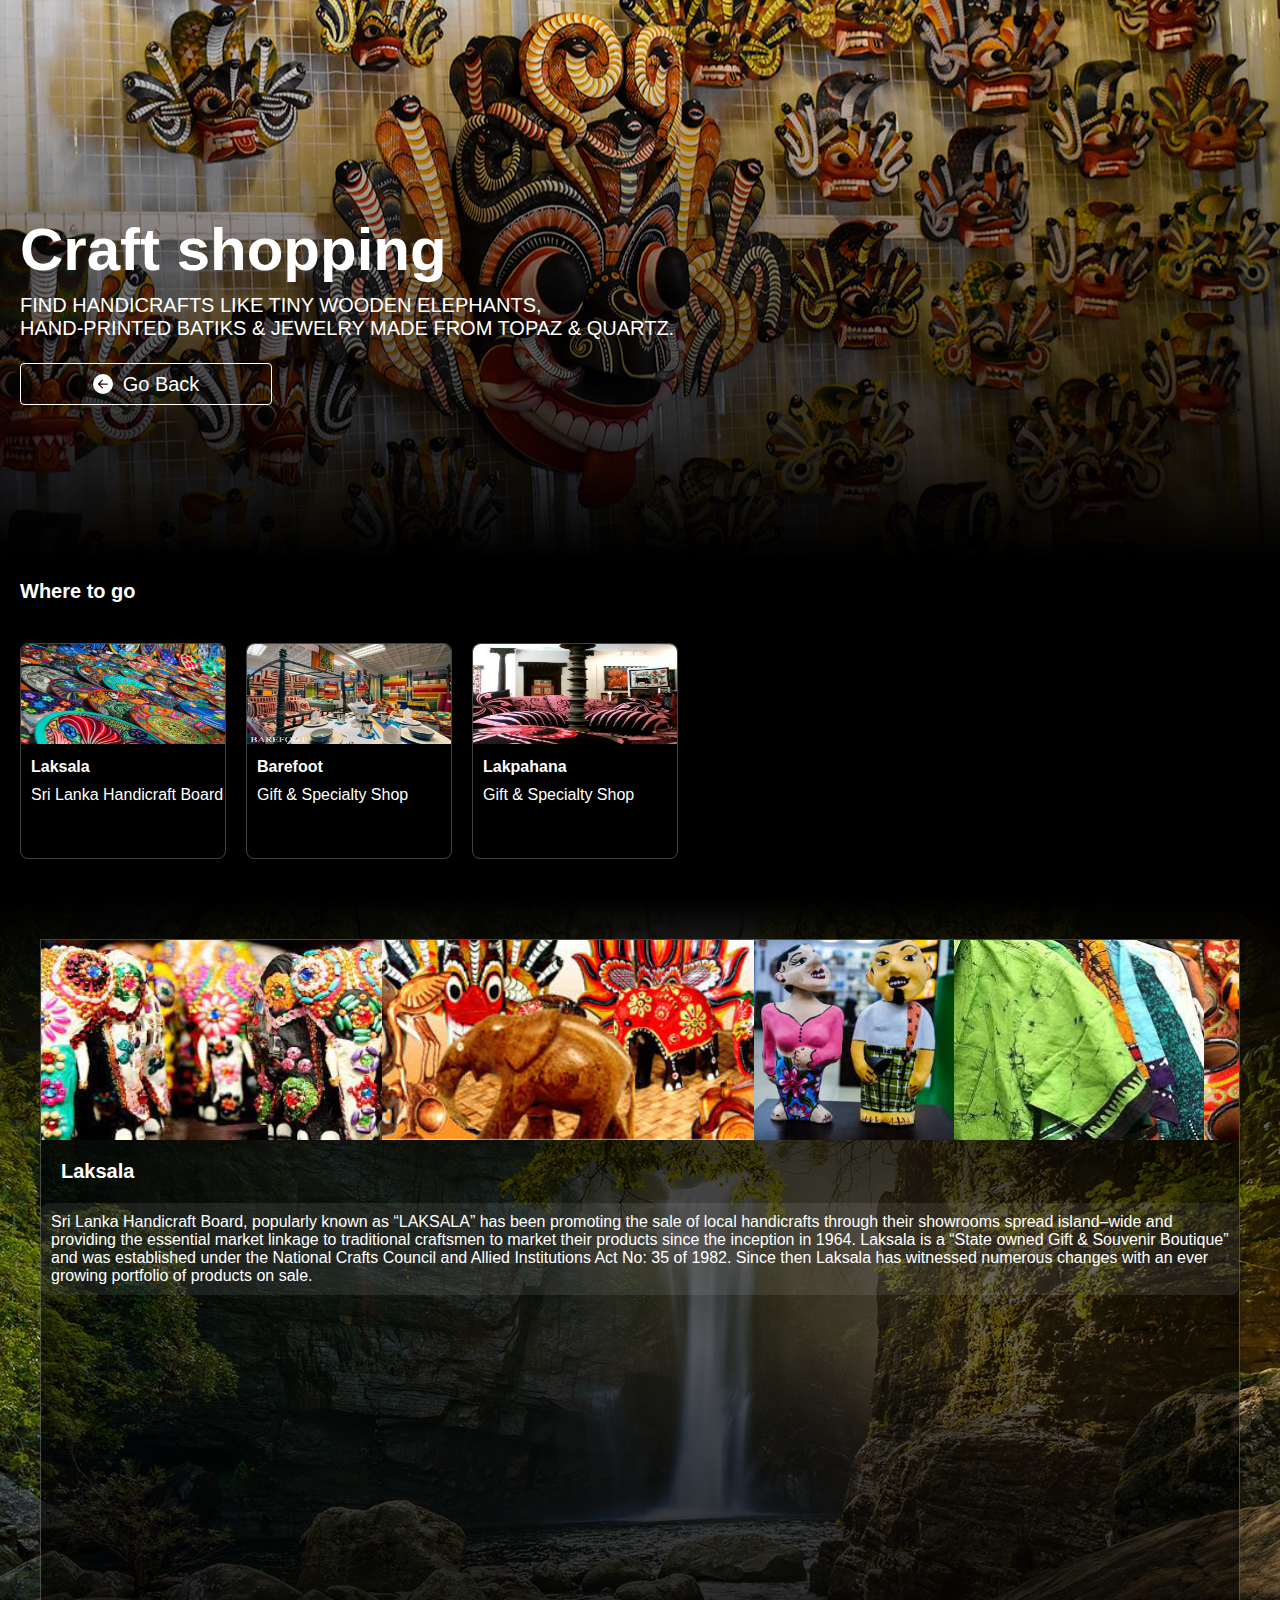
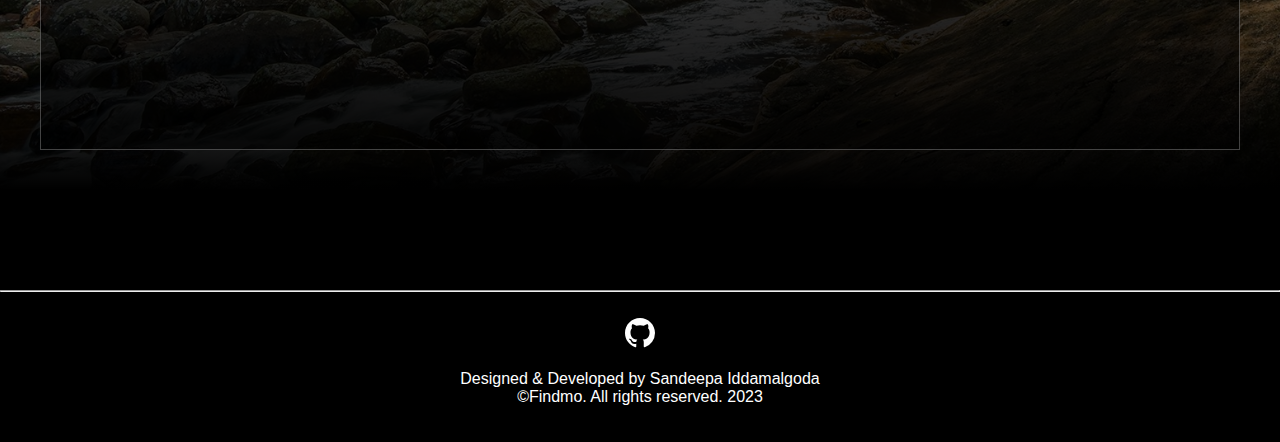
<file: Tourism-main/tourism/crafts.html>
<!DOCTYPE html>
<html lang="en">

<head>
    <meta charset="UTF-8">
    <meta http-equiv="X-UA-Compatible" content="IE=edge">
    <meta name="viewport" content="width=device-width, initial-scale=1.0">
    <link rel="stylesheet" href="./pages.css">
    <title>Sri Lankan Craft Shopping</title>
</head>

<body>
    <!-- Header  -->
    <div class="header-section crafts">
        <div class="nav-bar">
            <div class="nav-title"></div>
        </div>
        <div class="banner-section">
            <div class="banner-section-items">
                <div class="banner-section-title">
                    Craft shopping
                </div>
                <div class="banner-section-desc">
                    Find handicrafts like tiny wooden elephants,<br> hand-printed batiks & jewelry made from topaz &
                    quartz.
                </div><br>
                <a href="./index.html#t-exp-section">
                    <div class="btn-big">
                        <svg class="gb-icon" xmlns="http://www.w3.org/2000/svg" width="20" height="20"
                            fill="currentColor" class="bi bi-arrow-left-circle-fill" viewBox="0 0 16 16">
                            <path
                                d="M8 0a8 8 0 1 0 0 16A8 8 0 0 0 8 0zm3.5 7.5a.5.5 0 0 1 0 1H5.707l2.147 2.146a.5.5 0 0 1-.708.708l-3-3a.5.5 0 0 1 0-.708l3-3a.5.5 0 1 1 .708.708L5.707 7.5H11.5z" />
                        </svg>
                        Go Back
                    </div>
                </a>
            </div>
        </div>
    </div>

    <!-- Destinations -->
    <div class="destinations" id="destinations">
        <div class="desti-title">Where to go</div>
        <div class="desc-list">
            <div class="desti">
                <div class="desti-card">
                    <img src="./images/crafts/m1.jpg">
                    <div class="title">Laksala</div>
                    <div class="desc">Sri Lanka Handicraft Board</div>
                </div>
            </div>
            <div class="desti">
                <div class="desti-card">
                    <img src="./images/crafts/m2.jpg">
                    <div class="title">Barefoot</div>
                    <div class="desc">Gift & Specialty Shop</div>
                </div>
            </div>
            <div class="desti">
                <div class="desti-card">
                    <img src="./images/crafts/m3.jpg">
                    <div class="title">Lakpahana</div>
                    <div class="desc">Gift & Specialty Shop</div>
                </div>
            </div>

        </div>

        <!-- Place Discover -->
        <div class="place-d-section">

            <div class="pd-container">
                <div class="image-slides">
                    <img src="./images/crafts/s1.jpg" class="slide-img">
                    <img src="./images/crafts/s2.jpg" class="slide-img">
                    <img src="./images/crafts/s3.jpg" class="slide-img">
                    <img src="./images/crafts/s4.jpg" class="slide-img">
                    <img src="./images/crafts/s5.jpg" class="slide-img">
                </div>
                <div class="place-title">Laksala</div>
                <div class="place-desc">Sri Lanka Handicraft Board, popularly known as “LAKSALA” has been promoting the
                    sale of local handicrafts through their showrooms spread island–wide and providing the essential
                    market linkage to traditional craftsmen to market their products since the inception in 1964.
                    Laksala is a “State owned Gift & Souvenir Boutique” and was established under the National Crafts
                    Council and Allied Institutions Act No: 35 of 1982. Since then Laksala has witnessed numerous
                    changes with an ever growing portfolio of products on sale.</div>
                <div class="google-map">
                    <iframe
                        src="https://www.google.com/maps/embed?pb=!1m26!1m12!1m3!1d63378.44483314265!2d79.85689039328653!3d6.872287728620195!2m3!1f0!2f0!3f0!3m2!1i1024!2i768!4f13.1!4m11!3e6!4m3!3m2!1d6.844365!2d79.922473!4m5!1s0x3ae25bd87d9f4471%3A0xb96349053bae919d!2slaksala!3m2!1d6.8979525!2d79.8605828!5e0!3m2!1sen!2slk!4v1661172868804!5m2!1sen!2slk"
                        width=100% height="450" style="border:0;" allowfullscreen="" loading="lazy"
                        referrerpolicy="no-referrer-when-downgrade"></iframe>
                </div>

            </div>
        </div>

        <div class="bottom">
            <hr>
            <div class="bottom-details">
                <div class="bd-container">
                    <center><br>
                        <div class="contacts">
                            <a href="https://github.com/whiteman-sr" target="self">
                                <svg xmlns="http://www.w3.org/2000/svg" width="16" height="16" fill="currentColor"
                                    class="contacts-icon bi bi-github" viewBox="0 0 16 16">
                                    <path
                                        d="M8 0C3.58 0 0 3.58 0 8c0 3.54 2.29 6.53 5.47 7.59.4.07.55-.17.55-.38 0-.19-.01-.82-.01-1.49-2.01.37-2.53-.49-2.69-.94-.09-.23-.48-.94-.82-1.13-.28-.15-.68-.52-.01-.53.63-.01 1.08.58 1.23.82.72 1.21 1.87.87 2.33.66.07-.52.28-.87.51-1.07-1.78-.2-3.64-.89-3.64-3.95 0-.87.31-1.59.82-2.15-.08-.2-.36-1.02.08-2.12 0 0 .67-.21 2.2.82.64-.18 1.32-.27 2-.27.68 0 1.36.09 2 .27 1.53-1.04 2.2-.82 2.2-.82.44 1.1.16 1.92.08 2.12.51.56.82 1.27.82 2.15 0 3.07-1.87 3.75-3.65 3.95.29.25.54.73.54 1.48 0 1.07-.01 1.93-.01 2.2 0 .21.15.46.55.38A8.012 8.012 0 0 0 16 8c0-4.42-3.58-8-8-8z" />
                                </svg>
                            </a><br><br>

                        </div>
                        Designed & Developed by Sandeepa Iddamalgoda<br>
                        &copy;Findmo. All rights reserved. 2023
                    </center><br><br>
                </div>
            </div>
        </div>


</body>

</html>
</file>
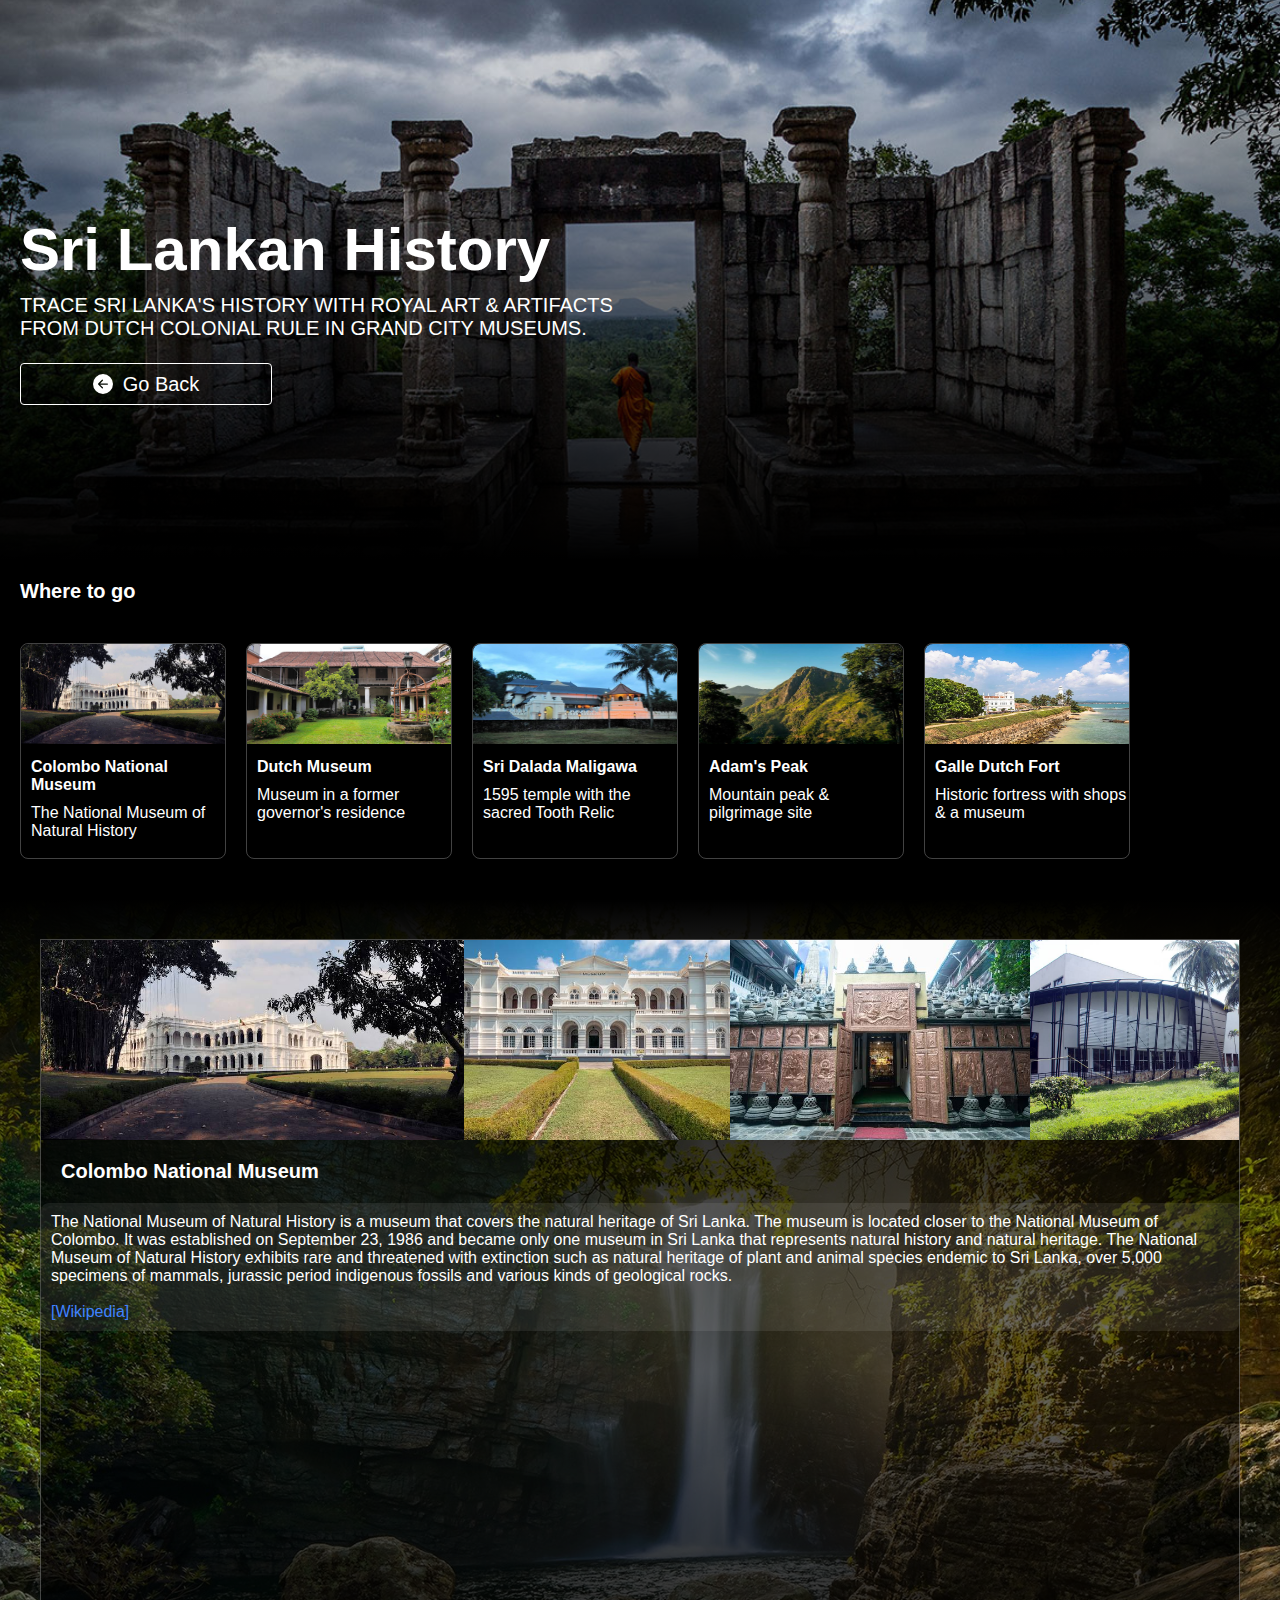
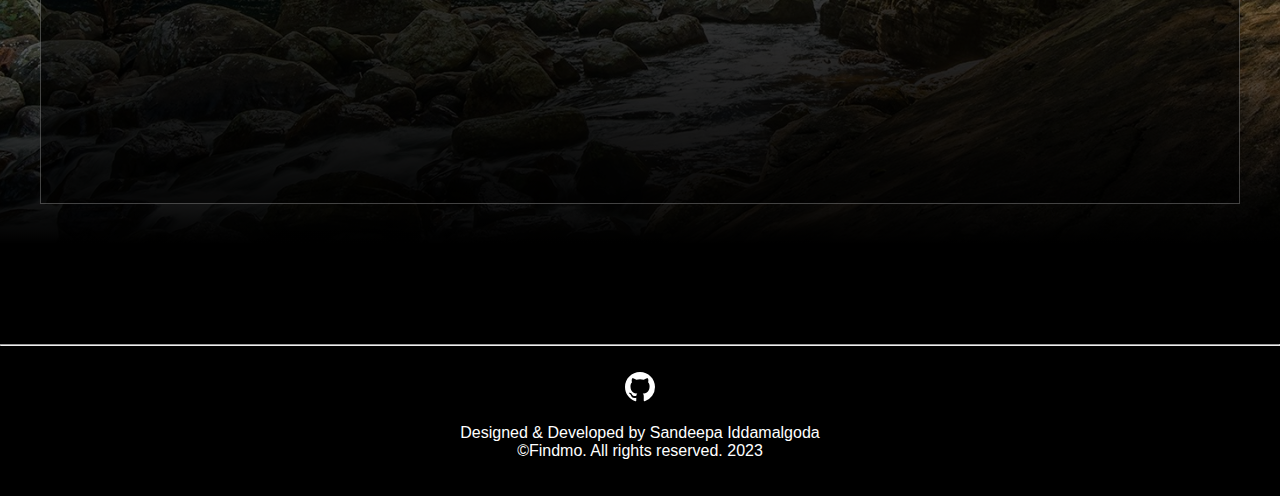
<file: Tourism-main/tourism/history.html>
<!DOCTYPE html>
<html lang="en">

<head>
    <meta charset="UTF-8">
    <meta http-equiv="X-UA-Compatible" content="IE=edge">
    <meta name="viewport" content="width=device-width, initial-scale=1.0">
    <link rel="stylesheet" href="./pages.css">
    <title>Sri Lankan History</title>
</head>

<body>
    <!-- Header  -->
    <div class="header-section history">
        <div class="nav-bar">
            <div class="nav-title"></div>
        </div>
        <div class="banner-section">
            <div class="banner-section-items">
                <div class="banner-section-title">
                    Sri Lankan History
                </div>
                <div class="banner-section-desc">
                    Trace Sri Lanka's history with royal art & artifacts<br> from Dutch colonial rule in grand city
                    museums.
                </div><br>
                <a href="./index.html#t-exp-section">
                    <div class="btn-big">
                        <svg class="gb-icon" xmlns="http://www.w3.org/2000/svg" width="20" height="20"
                            fill="currentColor" class="bi bi-arrow-left-circle-fill" viewBox="0 0 16 16">
                            <path
                                d="M8 0a8 8 0 1 0 0 16A8 8 0 0 0 8 0zm3.5 7.5a.5.5 0 0 1 0 1H5.707l2.147 2.146a.5.5 0 0 1-.708.708l-3-3a.5.5 0 0 1 0-.708l3-3a.5.5 0 1 1 .708.708L5.707 7.5H11.5z" />
                        </svg>
                        Go Back
                    </div>
                </a>
            </div>
        </div>
    </div>

    <!-- Destinations -->
    <div class="destinations" id="destinations">
        <div class="desti-title">Where to go</div>
        <div class="desc-list">
            <div class="desti">
                <div class="desti-card">
                    <img src="./images/history/m1.jpg">
                    <div class="title">Colombo National Museum</div>
                    <div class="desc">The National Museum of Natural History</div>
                </div>
            </div>
            <div class="desti">
                <div class="desti-card">
                    <img src="./images/history/m2.jpg">
                    <div class="title">Dutch Museum</div>
                    <div class="desc">Museum in a former governor's residence</div>
                </div>
            </div>
            <div class="desti">
                <div class="desti-card">
                    <img src="./images/history/m3.jpg">
                    <div class="title">Sri Dalada Maligawa</div>
                    <div class="desc">1595 temple with the sacred Tooth Relic</div>
                </div>
            </div>
            <div class="desti">
                <div class="desti-card">
                    <img src="./images/history/m4.jpg">
                    <div class="title">Adam's Peak</div>
                    <div class="desc">Mountain peak & pilgrimage site</div>
                </div>
            </div>
            <div class="desti">
                <div class="desti-card">
                    <img src="./images/history/m5.jpg">
                    <div class="title">Galle Dutch Fort</div>
                    <div class="desc">Historic fortress with shops & a museum</div>
                </div>
            </div>
        </div>
    </div>

    <!-- Place Discover -->
    <div class="place-d-section">

        <div class="pd-container">
            <div class="image-slides">
                <img src="./images/history/s1.jpg" class="slide-img">
                <img src="./images/history/s2.jpg" class="slide-img">
                <img src="./images/history/s3.jpg" class="slide-img">
                <img src="./images/history/s4.jpg" class="slide-img">
            </div>
            <div class="place-title">Colombo National Museum</div>
            <div class="place-desc">The National Museum of Natural History is a museum that covers the natural heritage
                of Sri Lanka. The museum is located closer to the National Museum of Colombo. It was established on
                September 23, 1986 and became only one museum in Sri Lanka that represents natural history and natural
                heritage. The National Museum of Natural History exhibits rare and threatened with extinction such as
                natural heritage of plant and animal species endemic to Sri Lanka, over 5,000 specimens of mammals,
                jurassic period indigenous fossils and various kinds of geological rocks. <br><br>
                <div class="source"><a href="https://en.wikipedia.org/wiki/National_Museum_of_Natural_History,_Colombo"
                        target="_blank">[Wikipedia]</a></div>
            </div><br>
            <div class="google-map">
                <iframe
                    src="https://www.google.com/maps/embed?pb=!1m14!1m8!1m3!1d15843.364138555491!2d79.86453301589964!3d6.909603427601466!3m2!1i1024!2i768!4f13.1!3m3!1m2!1s0x0%3A0xd90a283d68f9a48d!2sColombo%20National%20Museum!5e0!3m2!1sen!2slk!4v1660916380420!5m2!1sen!2slk"
                    width=100% height="450" style="border:0;" allowfullscreen="" loading="lazy"
                    referrerpolicy="no-referrer-when-downgrade"></iframe>
            </div>

        </div>
    </div>

    <div class="bottom">
        <hr>
        <div class="bottom-details">
            <div class="bd-container">
                <center><br>
                    <div class="contacts">
                        <a href="https://github.com/whiteman-sr" target="self">
                            <svg xmlns="http://www.w3.org/2000/svg" width="16" height="16" fill="currentColor"
                                class="contacts-icon bi bi-github" viewBox="0 0 16 16">
                                <path
                                    d="M8 0C3.58 0 0 3.58 0 8c0 3.54 2.29 6.53 5.47 7.59.4.07.55-.17.55-.38 0-.19-.01-.82-.01-1.49-2.01.37-2.53-.49-2.69-.94-.09-.23-.48-.94-.82-1.13-.28-.15-.68-.52-.01-.53.63-.01 1.08.58 1.23.82.72 1.21 1.87.87 2.33.66.07-.52.28-.87.51-1.07-1.78-.2-3.64-.89-3.64-3.95 0-.87.31-1.59.82-2.15-.08-.2-.36-1.02.08-2.12 0 0 .67-.21 2.2.82.64-.18 1.32-.27 2-.27.68 0 1.36.09 2 .27 1.53-1.04 2.2-.82 2.2-.82.44 1.1.16 1.92.08 2.12.51.56.82 1.27.82 2.15 0 3.07-1.87 3.75-3.65 3.95.29.25.54.73.54 1.48 0 1.07-.01 1.93-.01 2.2 0 .21.15.46.55.38A8.012 8.012 0 0 0 16 8c0-4.42-3.58-8-8-8z" />
                            </svg>
                        </a><br><br>

                    </div>
                    Designed & Developed by Sandeepa Iddamalgoda<br>
                    &copy;Findmo. All rights reserved. 2023
                </center><br><br>
            </div>
        </div>
    </div>


</body>

</html>
</file>
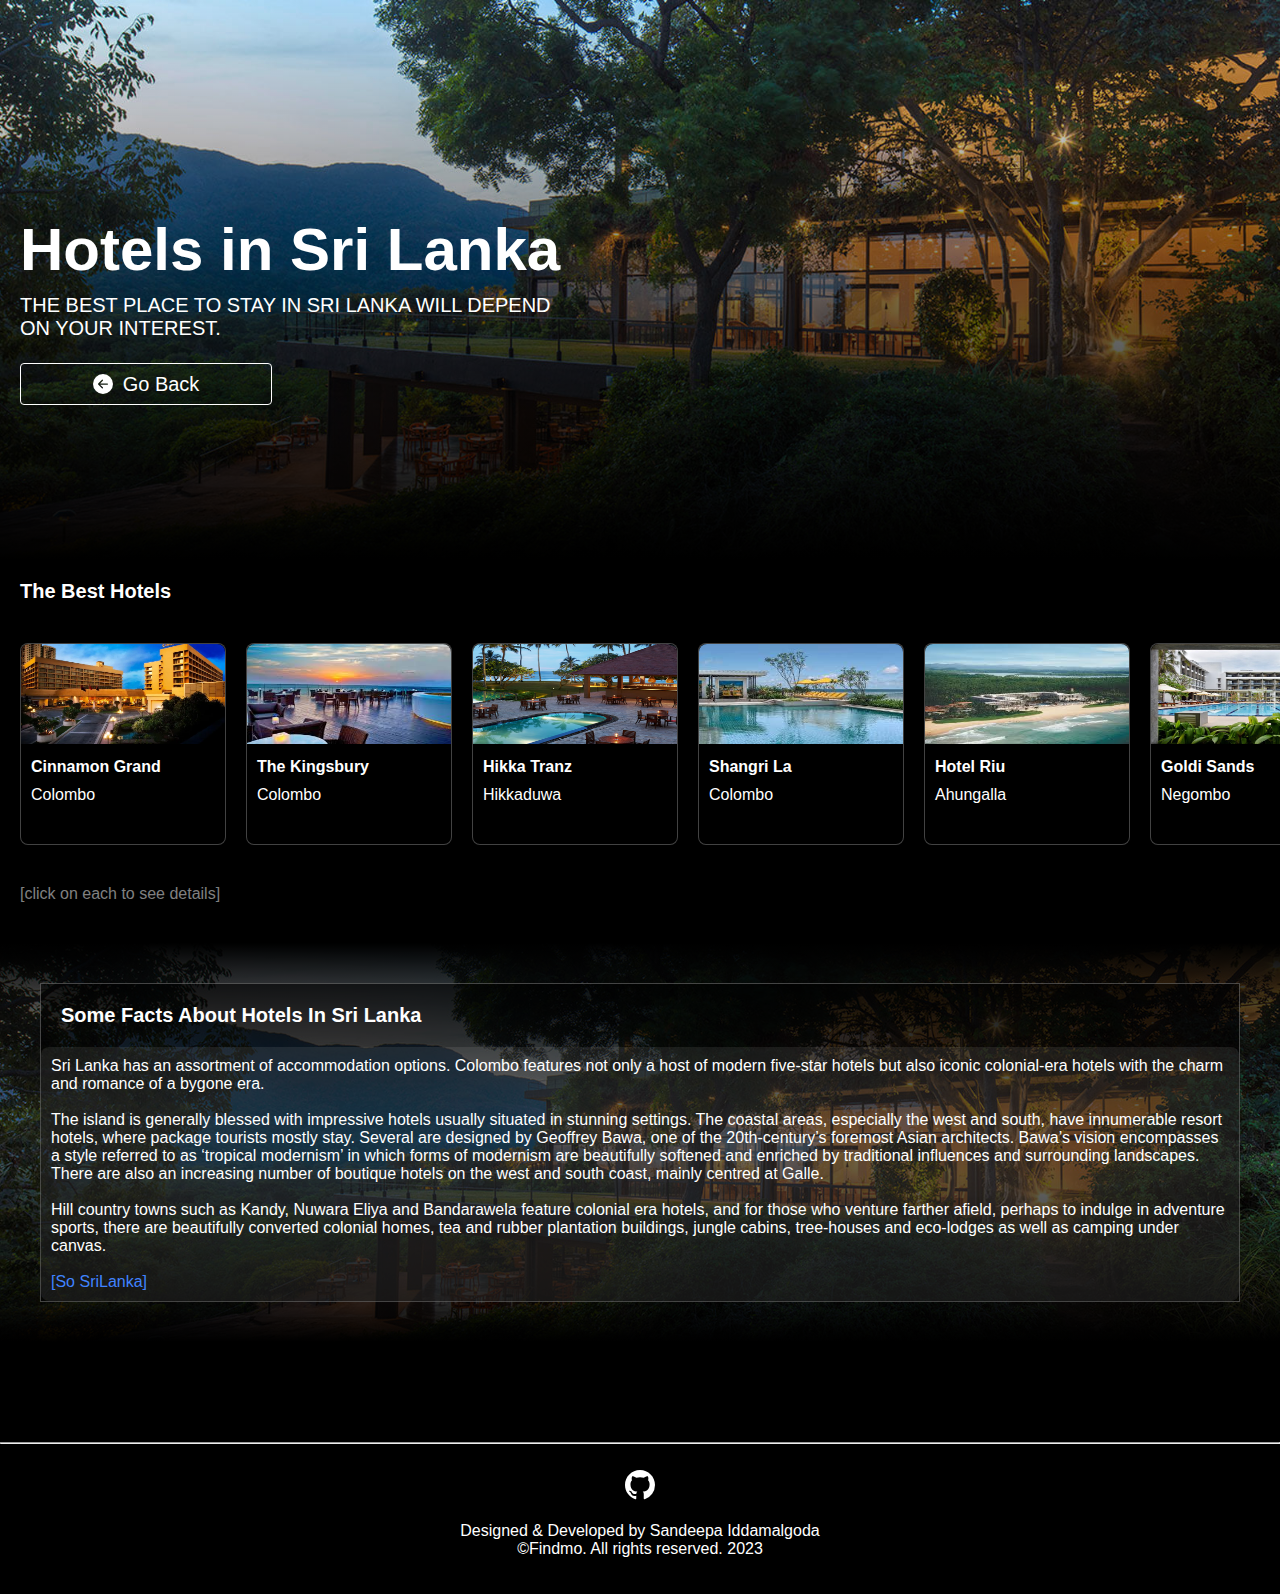
<file: Tourism-main/tourism/hotels.html>
<!DOCTYPE html>
<html lang="en">

<head>
    <meta charset="UTF-8">
    <meta http-equiv="X-UA-Compatible" content="IE=edge">
    <meta name="viewport" content="width=device-width, initial-scale=1.0">
    <link rel="stylesheet" href="./pages.css">
    <title>Hotels in Sri Lanka</title>
</head>

<body>
    <!-- Header  -->
    <div class="header-section hotels">
        <div class="nav-bar">
            <div class="nav-title"></div>
        </div>
        <div class="banner-section">
            <div class="banner-section-items">
                <div class="banner-section-title">
                    Hotels in Sri Lanka
                </div>
                <div class="banner-section-desc">
                    The best place to stay in Sri Lanka will depend <br>on your interest.<br>
                </div><br>
                <a href="./index.html#t-exp-section">
                    <div class="btn-big">
                        <svg class="gb-icon" xmlns="http://www.w3.org/2000/svg" width="20" height="20"
                            fill="currentColor" class="bi bi-arrow-left-circle-fill" viewBox="0 0 16 16">
                            <path
                                d="M8 0a8 8 0 1 0 0 16A8 8 0 0 0 8 0zm3.5 7.5a.5.5 0 0 1 0 1H5.707l2.147 2.146a.5.5 0 0 1-.708.708l-3-3a.5.5 0 0 1 0-.708l3-3a.5.5 0 1 1 .708.708L5.707 7.5H11.5z" />
                        </svg>
                        Go Back
                    </div>
                </a>
            </div>
        </div>
    </div>

    <!-- Destinations -->
    <div class="destinations" id="destinations">
        <div class="desti-title">The Best Hotels</div>
        <div class="desc-list">
            <div class="desti">
                <a
                    href="https://www.tripadvisor.com/Hotel_Review-g293962-d597086-Reviews-Cinnamon_Grand_Colombo-Colombo_Western_Province.html">
                    <div class="desti-card t-exp-card hc">
                        <img src="./images/hotels/m1.webp">
                        <div class="title">Cinnamon Grand</div>
                        <div class="desc">Colombo</div>
                    </div>
                </a>
            </div>
            <div class="desti">
                <a
                    href="https://www.tripadvisor.com/Hotel_Review-g293962-d3801214-Reviews-The_Kingsbury_Hotel-Colombo_Western_Province.html">
                    <div class="desti-card t-exp-card hc">
                        <img src="./images/hotels/m2.jpg">
                        <div class="title">The Kingsbury</div>
                        <div class="desc">Colombo</div>
                    </div>
                </a>
            </div>
            <div class="desti">
                <a
                    href="https://www.tripadvisor.com/Hotel_Review-g304134-d579245-Reviews-Hikka_Tranz_by_Cinnamon-Hikkaduwa_Galle_District_Southern_Province.html">
                    <div class="desti-card t-exp-card hc">
                        <img src="./images/hotels/m3.jpg">
                        <div class="title">Hikka Tranz</div>
                        <div class="desc">Hikkaduwa</div>
                    </div>
                </a>
            </div>
            <div class="desti">
                <a
                    href="https://www.tripadvisor.com/Hotel_Review-g293962-d12720953-Reviews-Shangri_La_Colombo-Colombo_Western_Province.html">
                    <div class="desti-card t-exp-card hc">
                        <img src="./images/hotels/m4.jpg">
                        <div class="title">Shangri La</div>
                        <div class="desc">Colombo</div>
                    </div>
                </a>
            </div>
            <div class="desti">
                <a
                    href="https://www.tripadvisor.com/Hotel_Review-g608521-d10039170-Reviews-Hotel_Riu_Sri_Lanka-Ahungalla_Galle_District_Southern_Province.html">
                    <div class="desti-card t-exp-card hc">
                        <img src="./images/hotels/m5.jpg">
                        <div class="title">Hotel Riu</div>
                        <div class="desc">Ahungalla</div>
                    </div>
                </a>
            </div>
            <div class="desti">
                <a
                    href="https://www.tripadvisor.com/Hotel_Review-g297897-d316666-Reviews-Hotel_Goldi_Sands-Negombo_Western_Province.html">
                    <div class="desti-card t-exp-card hc">
                        <img src="./images/hotels/m6.jpg">
                        <div class="title">Goldi Sands</div>
                        <div class="desc">Negombo</div>
                    </div>
                </a>
            </div>
        </div>
        <div class="hint">[click on each to see details]</div>

    </div>

    <!-- Place Discover -->
    <div class="place-d-section-h">

        <div class="pd-container">

            <div class="place-title">Some Facts About Hotels In Sri Lanka</div>
            <div class="place-desc">
                Sri Lanka has an assortment of accommodation options. Colombo features not only a host of modern
                five-star hotels but also iconic colonial-era hotels with the charm and romance of a bygone era.
                <br><br>

                The island is generally blessed with impressive hotels usually situated in stunning settings. The
                coastal areas, especially the west and south, have innumerable resort hotels, where package tourists
                mostly stay. Several are designed by Geoffrey Bawa, one of the 20th-century’s foremost Asian architects.
                Bawa’s vision encompasses a style referred to as ‘tropical modernism’ in which forms of modernism are
                beautifully softened and enriched by traditional influences and surrounding landscapes. There are also
                an increasing number of boutique hotels on the west and south coast, mainly centred at Galle.
                <br><br>
                Hill country towns such as Kandy, Nuwara Eliya and Bandarawela feature colonial era hotels, and for
                those who venture farther afield, perhaps to indulge in adventure sports, there are beautifully
                converted colonial homes, tea and rubber plantation buildings, jungle cabins, tree-houses and eco-lodges
                as well as camping under canvas.
                <br><br>
                <div class="source"><a href="https://srilanka.travel" target="_blank">[So SriLanka]</a></div>
            </div>

        </div>
    </div>


    <div class="bottom">
        <hr>
        <div class="bottom-details">
            <div class="bd-container">
                <center><br>
                    <div class="contacts">
                        <a href="https://github.com/whiteman-sr" target="self">
                            <svg xmlns="http://www.w3.org/2000/svg" width="16" height="16" fill="currentColor"
                                class="contacts-icon bi bi-github" viewBox="0 0 16 16">
                                <path
                                    d="M8 0C3.58 0 0 3.58 0 8c0 3.54 2.29 6.53 5.47 7.59.4.07.55-.17.55-.38 0-.19-.01-.82-.01-1.49-2.01.37-2.53-.49-2.69-.94-.09-.23-.48-.94-.82-1.13-.28-.15-.68-.52-.01-.53.63-.01 1.08.58 1.23.82.72 1.21 1.87.87 2.33.66.07-.52.28-.87.51-1.07-1.78-.2-3.64-.89-3.64-3.95 0-.87.31-1.59.82-2.15-.08-.2-.36-1.02.08-2.12 0 0 .67-.21 2.2.82.64-.18 1.32-.27 2-.27.68 0 1.36.09 2 .27 1.53-1.04 2.2-.82 2.2-.82.44 1.1.16 1.92.08 2.12.51.56.82 1.27.82 2.15 0 3.07-1.87 3.75-3.65 3.95.29.25.54.73.54 1.48 0 1.07-.01 1.93-.01 2.2 0 .21.15.46.55.38A8.012 8.012 0 0 0 16 8c0-4.42-3.58-8-8-8z" />
                            </svg>
                        </a><br><br>

                    </div>
                    Designed & Developed by Sandeepa Iddamalgoda<br>
                    &copy;Findmo. All rights reserved. 2023
                </center><br><br>
            </div>
        </div>
    </div>


</body>

</html>
</file>
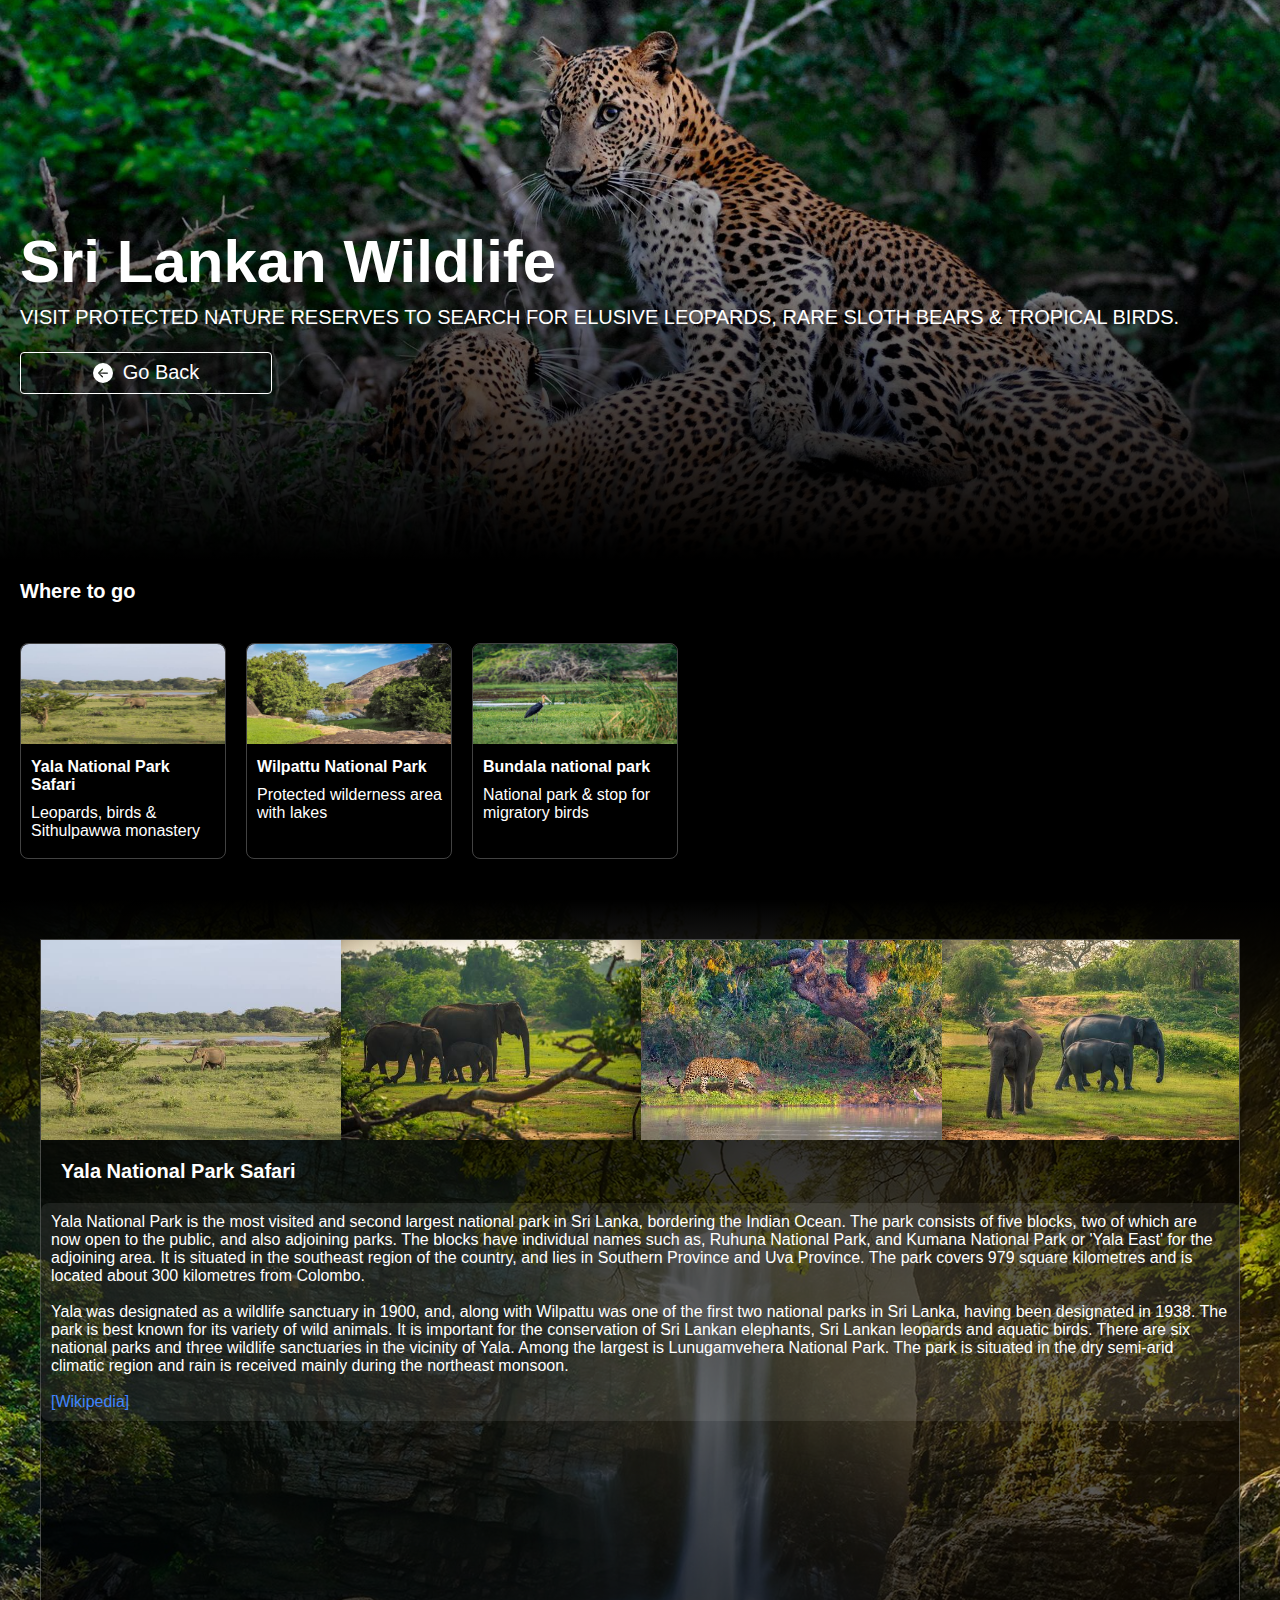
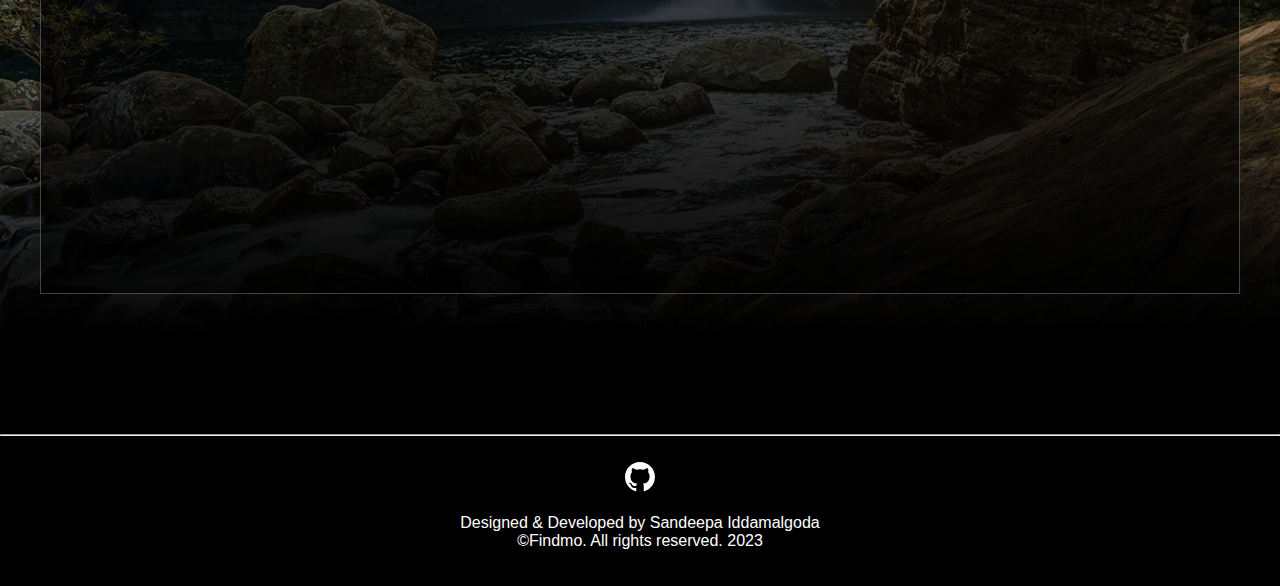
<file: Tourism-main/tourism/wildlife.html>
<!DOCTYPE html>
<html lang="en">

<head>
    <meta charset="UTF-8">
    <meta http-equiv="X-UA-Compatible" content="IE=edge">
    <meta name="viewport" content="width=device-width, initial-scale=1.0">
    <link rel="stylesheet" href="./pages.css">
    <title>Sri Lankan Wildlife</title>
</head>

<body>
    <!-- Header  -->
    <div class="header-section wildlife">
        <div class="nav-bar">
            <div class="nav-title"></div>
        </div>
        <div class="banner-section">
            <div class="banner-section-items">
                <div class="banner-section-title">
                    Sri Lankan Wildlife
                </div>
                <div class="banner-section-desc">
                    Visit protected nature reserves to search for elusive leopards, rare sloth bears & tropical birds.
                </div><br>
                <a href="./index.html#t-exp-section">
                    <div class="btn-big">
                        <svg class="gb-icon" xmlns="http://www.w3.org/2000/svg" width="20" height="20"
                            fill="currentColor" class="bi bi-arrow-left-circle-fill" viewBox="0 0 16 16">
                            <path
                                d="M8 0a8 8 0 1 0 0 16A8 8 0 0 0 8 0zm3.5 7.5a.5.5 0 0 1 0 1H5.707l2.147 2.146a.5.5 0 0 1-.708.708l-3-3a.5.5 0 0 1 0-.708l3-3a.5.5 0 1 1 .708.708L5.707 7.5H11.5z" />
                        </svg>
                        Go Back
                    </div>
                </a>
            </div>
        </div>
    </div>

    <!-- Destinations -->
    <div class="destinations" id="destinations">
        <div class="desti-title">Where to go</div>
        <div class="desc-list">
            <div class="desti">
                <div class="desti-card">
                    <img src="./images/wildlife/m1.jpg">
                    <div class="title">Yala National Park Safari</div>
                    <div class="desc">Leopards, birds & Sithulpawwa monastery</div>
                </div>
            </div>
            <div class="desti">
                <div class="desti-card">
                    <img src="./images/wildlife/m2.jpg">
                    <div class="title">Wilpattu National Park</div>
                    <div class="desc">Protected wilderness area with lakes</div>
                </div>
            </div>
            <div class="desti">
                <div class="desti-card">
                    <img src="./images/wildlife/m3.jpg">
                    <div class="title">Bundala national park</div>
                    <div class="desc">National park & stop for migratory birds</div>
                </div>
            </div>
        </div>
    </div>

    <!-- Place Discover -->
    <div class="place-d-section">

        <div class="pd-container">
            <div class="image-slides">
                <img src="./images/wildlife/s1.jpg" class="slide-img">
                <img src="./images/wildlife/s2.jpg" class="slide-img">
                <img src="./images/wildlife/s3.jpg" class="slide-img">
                <img src="./images/wildlife/s4.jpg" class="slide-img">
                <img src="./images/wildlife/s5.jpg" class="slide-img">
            </div>
            <div class="place-title">Yala National Park Safari</div>
            <div class="place-desc">Yala National Park is the most visited and second largest national park in Sri
                Lanka, bordering the Indian Ocean. The park consists of five blocks, two of which are now open to the
                public, and also adjoining parks. The blocks have individual names such as, Ruhuna National Park, and
                Kumana National Park or 'Yala East' for the adjoining area. It is situated in the southeast region of
                the country, and lies in Southern Province and Uva Province. The park covers 979 square kilometres and
                is located about 300 kilometres from Colombo.<br><br> Yala was designated as a wildlife sanctuary in
                1900, and, along with Wilpattu was one of the first two national parks in Sri Lanka, having been
                designated in 1938. The park is best known for its variety of wild animals. It is important for the
                conservation of Sri Lankan elephants, Sri Lankan leopards and aquatic birds. There are six national
                parks and three wildlife sanctuaries in the vicinity of Yala. Among the largest is Lunugamvehera
                National Park. The park is situated in the dry semi-arid climatic region and rain is received mainly
                during the northeast monsoon.<br><br>
                <div class="source"><a href="https://en.wikipedia.org/wiki/Yala_National_Park"
                        target="_blank">[Wikipedia]</a></div>
            </div><br>
            <div class="google-map">
                <iframe
                    src="https://www.google.com/maps/embed?pb=!1m18!1m12!1m3!1d3965.1996876216763!2d81.51448211439373!3d6.3681986267169055!2m3!1f0!2f0!3f0!3m2!1i1024!2i768!4f13.1!3m3!1m2!1s0x3ae5d5e73322445f%3A0xbb3cc6b98fafcdee!2sYala%20National%20Park!5e0!3m2!1sen!2slk!4v1660920485691!5m2!1sen!2slk"
                    width=100% height="450" style="border:0;" allowfullscreen="" loading="lazy"
                    referrerpolicy="no-referrer-when-downgrade"></iframe>
            </div>

        </div>
    </div>

    <div class="bottom">
        <hr>
        <div class="bottom-details">
            <div class="bd-container">
                <center><br>
                    <div class="contacts">
                        <a href="https://github.com/whiteman-sr" target="self">
                            <svg xmlns="http://www.w3.org/2000/svg" width="16" height="16" fill="currentColor"
                                class="contacts-icon bi bi-github" viewBox="0 0 16 16">
                                <path
                                    d="M8 0C3.58 0 0 3.58 0 8c0 3.54 2.29 6.53 5.47 7.59.4.07.55-.17.55-.38 0-.19-.01-.82-.01-1.49-2.01.37-2.53-.49-2.69-.94-.09-.23-.48-.94-.82-1.13-.28-.15-.68-.52-.01-.53.63-.01 1.08.58 1.23.82.72 1.21 1.87.87 2.33.66.07-.52.28-.87.51-1.07-1.78-.2-3.64-.89-3.64-3.95 0-.87.31-1.59.82-2.15-.08-.2-.36-1.02.08-2.12 0 0 .67-.21 2.2.82.64-.18 1.32-.27 2-.27.68 0 1.36.09 2 .27 1.53-1.04 2.2-.82 2.2-.82.44 1.1.16 1.92.08 2.12.51.56.82 1.27.82 2.15 0 3.07-1.87 3.75-3.65 3.95.29.25.54.73.54 1.48 0 1.07-.01 1.93-.01 2.2 0 .21.15.46.55.38A8.012 8.012 0 0 0 16 8c0-4.42-3.58-8-8-8z" />
                            </svg>
                        </a><br><br>

                    </div>
                    Designed & Developed by Sandeepa Iddamalgoda<br>
                    &copy;Findmo. All rights reserved. 2023
                </center><br><br>
            </div>
        </div>
    </div>


</body>

</html>
</file>
<file: style.css>
body {
    margin: 0;
    font-family: Arial, Helvetica, sans-serif;
    background-color: black;
    color: white;
    overflow-x: hidden;
  }

  a:link,
  a:visited,
  a:hover,
  a:active {
    text-decoration: none;
    color: inherit;
  }

.bottom {
    margin-top: 100px;
}

.header-section {
    background-image:
    linear-gradient(to bottom, rgba(255,255,255, 0), black),
    url("./images/banner3.jpg");
    background-size: cover;
    background-position: center;
}

.nav-bar {
    overflow: hidden;
    height: 60px;
    display: flex;
    flex-direction: row;
    align-items: center;
 
}
.nav-title {
    font-weight: 700;
    font-size: 30px;
}

.banner-section {
    height: 500px;
    display: flex;
    align-items: center;
    margin-left: 20px;
    padding: 6;

}
.banner-section-title {
    color: white;
    font-size: 60px;
    font-weight: 700;
}
.banner-section-desc {
    margin-top: 10px;
    color: white;
    font-size: 20px;
    text-transform: uppercase;
}
.btn-big {
    margin-top: 5px;
    padding: 1;
    display: flex;
    align-items: center;
    justify-content: center;
    height: 40px;
    width: 250px;
    background-color: rgba(0, 0, 0, 0.329);
    color:white;
    font-size: 20px;
    border: 1px solid white;
    cursor: pointer;
    border-radius: 0.25rem;
}
.btn-big:hover {
    margin-top: 5px;
    display: flex;
    align-items: center;
    justify-content: center;
    height: 40px;
    width: 250px;
    background-color: white;
    color: black;
    font-size: 20px;
    cursor: pointer;
    border-radius: 0.25rem;

}
.gd-icon {
    margin-right: 10px;
    height: 20px;
    width: 20px;
}

.destinations {

}
.desc-list {
    display: flex;
    /*flex-wrap: wrap;*/
    /*overflow-x: hidden;*/
    padding: 10px;
}
@media screen and (max-width: 1000px) {
    .desc-list {
        overflow-x: auto;
    }
}
.desc-list:focus,
.desc-list:hover {
    overflow-x: auto;
}
.desti-title {
    padding: 20px;
    font-size: 20px;
    font-weight: 700;
}
.desti {
    padding: 10px;
}
.desti-card {
    width: min-content;
    border: 0.5px solid rgba(255, 255, 255, 0.26);
    border-radius: 8px 8px 8px 8px;
    height: 213.5px;
}
.desti-card > img {
    border-radius: 8px 8px 0 0;
}
.desti-card > .title {
    padding: 10px;
    font-weight: 700;
}
.desti-card > .desc {
    margin-left: 10px;
    margin-bottom: 20px;
}

.discover-section {
    margin-top: 50px;
    padding: 20px;
    background-image: 
    linear-gradient( black, rgba(0, 0, 0, 0), black),
    url("./images/wildlife.jpg");
    background-size: cover;
    background-position: center;
    display: flex;
    flex-wrap: wrap;
    height: 300px;

}
.disc-intro {
    width: 50%;
}
.disc-vid {
    width: 50%;
}
@media screen and (max-width: 1000px) {
    .disc-intro {
        width: 100%;
    }
    .disc-vid {
        width: 100%;
    }
    .discover-section {
        background-position: left;
    }
  }
.disc-title {
    font-size: 20px;
    font-weight: 700;
    padding: 10px;
}
.disc-desc {
    font-size: 20px;
    padding: 10px;
    background-color: rgba(0, 0, 0, 0.685);
}


.culture-section {
    margin-top: 50px;
    padding: 20px;
    background-image: 
    linear-gradient( black, rgba(0, 0, 0, 0), black),
    url("./images/heritage.jpg");
    background-size: cover;
    background-position: center;
    display: flex;
    flex-wrap: wrap;
    justify-content: right;
    height: 300px;

}

.t-exp-section {
    margin-top: 30px;
    background-image: 
    linear-gradient( black, rgba(0, 0, 0, 0), black),
    radial-gradient(circle, rgba(0, 0, 0, 0), black),
    url(/images/banner2.jpg);
    background-position: right;
    background-size: cover;
    background-repeat: no-repeat;
}
.t-exp-title {
    padding: 20px;
    font-size: 20px;
    font-weight: 700;
}

.t-exp-img {
    width: 200px;
    height: 120px;
}

.t-exp-card {
    cursor: pointer;
    background-color: black;
}
.t-exp-card:hover {
    background-color: rgb(14, 13, 13);
    transform: scale(1.1);
    transition: 1s;
}
.hint {
    color: gray;
    margin-left: 20px;
    padding-bottom: 20px;
}

.hotels-section {
    margin-top: 50px;
    padding: 20px;
    background-image: 
    linear-gradient( black, rgba(0, 0, 0, 0), black),
    url("./images/hotels.jpg");
    background-size: cover;
    background-position: center;
    display: flex;
    flex-wrap: wrap;
    height: 300px;

}

.bottom {
    height: 100px;
    width: 100%;
}
.bottom-details {
    display: flex;
    justify-content: center;
}

.contacts-icon {
    height: 30px;
    width: 30px;
}
</file>
<file: Tourism-main/tourism/style.css>
body {
    margin: 0;
    font-family: Arial, Helvetica, sans-serif;
    background-color: black;
    color: white;
    overflow-x: hidden;
  }

  a:link,
  a:visited,
  a:hover,
  a:active {
    text-decoration: none;
    color: inherit;
  }

.bottom {
    margin-top: 100px;
}

.header-section {
    background-image:
    linear-gradient(to bottom, rgba(255,255,255, 0), black),
    url("./images/banner3.jpg");
    background-size: cover;
    background-position: center;
}

.nav-bar {
    overflow: hidden;
    height: 60px;
    display: flex;
    flex-direction: row;
    align-items: center;
 
}
.nav-title {
    font-weight: 700;
    font-size: 30px;
}

.banner-section {
    height: 500px;
    display: flex;
    align-items: center;
    margin-left: 20px;
    padding: 6;

}
.banner-section-title {
    color: white;
    font-size: 60px;
    font-weight: 700;
}
.banner-section-desc {
    margin-top: 10px;
    color: white;
    font-size: 20px;
    text-transform: uppercase;
}
.btn-big {
    margin-top: 5px;
    padding: 1;
    display: flex;
    align-items: center;
    justify-content: center;
    height: 40px;
    width: 250px;
    background-color: rgba(0, 0, 0, 0.329);
    color:white;
    font-size: 20px;
    border: 1px solid white;
    cursor: pointer;
    border-radius: 0.25rem;
}
.btn-big:hover {
    margin-top: 5px;
    display: flex;
    align-items: center;
    justify-content: center;
    height: 40px;
    width: 250px;
    background-color: white;
    color: black;
    font-size: 20px;
    cursor: pointer;
    border-radius: 0.25rem;

}
.gd-icon {
    margin-right: 10px;
    height: 20px;
    width: 20px;
}

.destinations {

}
.desc-list {
    display: flex;
    /*flex-wrap: wrap;*/
    /*overflow-x: hidden;*/
    padding: 10px;
}
@media screen and (max-width: 1000px) {
    .desc-list {
        overflow-x: auto;
    }
}
.desc-list:focus,
.desc-list:hover {
    overflow-x: auto;
}
.desti-title {
    padding: 20px;
    font-size: 20px;
    font-weight: 700;
}
.desti {
    padding: 10px;
}
.desti-card {
    width: min-content;
    border: 0.5px solid rgba(255, 255, 255, 0.26);
    border-radius: 8px 8px 8px 8px;
    height: 213.5px;
}
.desti-card > img {
    border-radius: 8px 8px 0 0;
}
.desti-card > .title {
    padding: 10px;
    font-weight: 700;
}
.desti-card > .desc {
    margin-left: 10px;
    margin-bottom: 20px;
}

.discover-section {
    margin-top: 50px;
    padding: 20px;
    background-image: 
    linear-gradient( black, rgba(0, 0, 0, 0), black),
    url("./images/wildlife.jpg");
    background-size: cover;
    background-position: center;
    display: flex;
    flex-wrap: wrap;
    height: 300px;

}
.disc-intro {
    width: 50%;
}
.disc-vid {
    width: 50%;
}
@media screen and (max-width: 1000px) {
    .disc-intro {
        width: 100%;
    }
    .disc-vid {
        width: 100%;
    }
    .discover-section {
        background-position: left;
    }
  }
.disc-title {
    font-size: 20px;
    font-weight: 700;
    padding: 10px;
}
.disc-desc {
    font-size: 20px;
    padding: 10px;
    background-color: rgba(0, 0, 0, 0.685);
}


.culture-section {
    margin-top: 50px;
    padding: 20px;
    background-image: 
    linear-gradient( black, rgba(0, 0, 0, 0), black),
    url("./images/heritage.jpg");
    background-size: cover;
    background-position: center;
    display: flex;
    flex-wrap: wrap;
    justify-content: right;
    height: 300px;

}

.t-exp-section {
    margin-top: 30px;
    background-image: 
    linear-gradient( black, rgba(0, 0, 0, 0), black),
    radial-gradient(circle, rgba(0, 0, 0, 0), black),
    url(/images/banner2.jpg);
    background-position: right;
    background-size: cover;
    background-repeat: no-repeat;
}
.t-exp-title {
    padding: 20px;
    font-size: 20px;
    font-weight: 700;
}

.t-exp-img {
    width: 200px;
    height: 120px;
}

.t-exp-card {
    cursor: pointer;
    background-color: black;
}
.t-exp-card:hover {
    background-color: rgb(14, 13, 13);
    transform: scale(1.1);
    transition: 1s;
}
.hint {
    color: gray;
    margin-left: 20px;
    padding-bottom: 20px;
}

.hotels-section {
    margin-top: 50px;
    padding: 20px;
    background-image: 
    linear-gradient( black, rgba(0, 0, 0, 0), black),
    url("./images/hotels.jpg");
    background-size: cover;
    background-position: center;
    display: flex;
    flex-wrap: wrap;
    height: 300px;

}

.bottom {
    height: 100px;
    width: 100%;
}
.bottom-details {
    display: flex;
    justify-content: center;
}

.contacts-icon {
    height: 30px;
    width: 30px;
}
</file>
<file: pages.css>
body {
    margin: 0;
    font-family: Arial, Helvetica, sans-serif;
    background-color: black;
    color: white;
    overflow-x: hidden;
  }

  a:link,
  a:visited,
  a:hover,
  a:active {
    text-decoration: none;
    color: inherit;
  }

.bottom {
    margin-top: 100px;
}

.header-section {
    background-size: cover;
    background-position: center;
}
.history {
    background-image: 
    linear-gradient(to bottom, rgba(255,255,255, 0), black),
    url("./images/history/p1.jpg");
}
.wildlife {
    background-image: 
    linear-gradient(to bottom, rgba(255,255,255, 0), black),
    url("./images/wildlife/p2.jpg");
}
.crafts {
    background-image: 
    linear-gradient(to bottom, rgba(255,255,255, 0), black),
    url("./images/crafts/p3.jpg");
}
.hotels {
    background-image: 
    linear-gradient(to bottom, rgba(255,255,255, 0), black),
    url("./images/hotels/p4.jpg");
}

.nav-bar {
    overflow: hidden;
    height: 60px;
    display: flex;
    flex-direction: row;
    align-items: center;
 
}
.nav-title {
    font-weight: 700;
    font-size: 30px;
}

.banner-section {
    height: 500px;
    display: flex;
    align-items: center;
    margin-left: 20px;
    padding: 6;

}
.banner-section-title {
    color: white;
    font-size: 60px;
    font-weight: 700;
}
.banner-section-desc {
    margin-top: 10px;
    color: white;
    font-size: 20px;
    text-transform: uppercase;
}
.btn-big {
    margin-top: 5px;
    padding: 1;
    display: flex;
    align-items: center;
    justify-content: center;
    height: 40px;
    width: 250px;
    background-color: rgba(255,255,255, 0);
    color:white;
    font-size: 20px;
    border: 1px solid white;
    cursor: pointer;
    border-radius: 0.25rem;
}
.btn-big:hover {
    margin-top: 5px;
    display: flex;
    align-items: center;
    justify-content: center;
    height: 40px;
    width: 250px;
    background-color: white;
    color: black;
    font-size: 20px;
    cursor: pointer;
    border-radius: 0.25rem;

}
.gb-icon {
    margin-right: 10px;
}

.destinations {

}
.desc-list {
    display: flex;
    /*flex-wrap: wrap;*/
    /*overflow-x: hidden;*/
    padding: 10px;
}
@media screen and (max-width: 1000px) {
    .desc-list {
        overflow-x: auto;
    }
}
.desc-list:focus,
.desc-list:hover {
    overflow-x: auto;
}
.desti-title {
    padding: 20px;
    font-size: 20px;
    font-weight: 700;
}
.desti {
    padding: 10px;
}
.desti-card {
    width: min-content;
    border: 0.5px solid rgba(255, 255, 255, 0.26);
    border-radius: 8px 8px 8px 8px;
    height: 213.5px;
}
.hc {
    height: 200px;
}
.desti-card > img {
    border-radius: 8px 8px 0 0;
    width: 204px;
    height: 100px;
}
.desti-card > .title {
    padding: 10px;
    font-weight: 700;
}
.desti-card > .desc {
    margin-left: 10px;
    margin-bottom: 20px;
}

.place-d-section {
    background-image: 
    linear-gradient( black, rgba(0, 0, 0, 0), black),
    url("./images/banner.jpg");
    margin-top: 20px;
    background-position: center;
    background-size: cover;
    padding: 40px;
}
.place-d-section-h {
    background-image: 
    linear-gradient( black, rgba(0, 0, 0, 0), black),
    url("./images/hotels/p4.jpg");
    margin-top: 20px;
    background-position: center;
    background-size: cover;
    padding: 40px;
}
.pd-container {
    background-color: rgba(0, 0, 0, 0.589);
    border: 0.5px solid rgba(255, 255, 255, 0.26);
}
.image-slides {
    display: flex;
    overflow: hidden;
}
.image-slides:hover {
    overflow-x: auto;
}
.slide-img {
    height: 200px;
}
.place-title {
    padding: 20px;
    font-size: 20px;
    font-weight: 700;
}
.place-desc {
    border-radius: 8px 8px 8px 8px;
    padding: 10px;
    /*margin-left: 20px;
    margin-right: 20px;*/
    background-color: rgba(255, 255, 255, 0.082);
}
.source {
    color: rgb(64, 131, 255);
}
.hint {
    padding: 20px;
    color: gray;
}
.bottom {
    height: 100px;
    width: 100%;
}
.bottom-details {
    display: flex;
    justify-content: center;
}

.contacts-icon {
    height: 30px;
    width: 30px;
}

.t-exp-card {
    cursor: pointer;
    background-color: black;
}
.t-exp-card:hover {
    background-color: rgb(14, 13, 13);
    transform: scale(1.1);
    transition: 1s;
}
</file>
<file: Tourism-main/tourism/pages.css>
body {
    margin: 0;
    font-family: Arial, Helvetica, sans-serif;
    background-color: black;
    color: white;
    overflow-x: hidden;
  }

  a:link,
  a:visited,
  a:hover,
  a:active {
    text-decoration: none;
    color: inherit;
  }

.bottom {
    margin-top: 100px;
}

.header-section {
    background-size: cover;
    background-position: center;
}
.history {
    background-image: 
    linear-gradient(to bottom, rgba(255,255,255, 0), black),
    url("./images/history/p1.jpg");
}
.wildlife {
    background-image: 
    linear-gradient(to bottom, rgba(255,255,255, 0), black),
    url("./images/wildlife/p2.jpg");
}
.crafts {
    background-image: 
    linear-gradient(to bottom, rgba(255,255,255, 0), black),
    url("./images/crafts/p3.jpg");
}
.hotels {
    background-image: 
    linear-gradient(to bottom, rgba(255,255,255, 0), black),
    url("./images/hotels/p4.jpg");
}

.nav-bar {
    overflow: hidden;
    height: 60px;
    display: flex;
    flex-direction: row;
    align-items: center;
 
}
.nav-title {
    font-weight: 700;
    font-size: 30px;
}

.banner-section {
    height: 500px;
    display: flex;
    align-items: center;
    margin-left: 20px;
    padding: 6;

}
.banner-section-title {
    color: white;
    font-size: 60px;
    font-weight: 700;
}
.banner-section-desc {
    margin-top: 10px;
    color: white;
    font-size: 20px;
    text-transform: uppercase;
}
.btn-big {
    margin-top: 5px;
    padding: 1;
    display: flex;
    align-items: center;
    justify-content: center;
    height: 40px;
    width: 250px;
    background-color: rgba(255,255,255, 0);
    color:white;
    font-size: 20px;
    border: 1px solid white;
    cursor: pointer;
    border-radius: 0.25rem;
}
.btn-big:hover {
    margin-top: 5px;
    display: flex;
    align-items: center;
    justify-content: center;
    height: 40px;
    width: 250px;
    background-color: white;
    color: black;
    font-size: 20px;
    cursor: pointer;
    border-radius: 0.25rem;

}
.gb-icon {
    margin-right: 10px;
}

.destinations {

}
.desc-list {
    display: flex;
    /*flex-wrap: wrap;*/
    /*overflow-x: hidden;*/
    padding: 10px;
}
@media screen and (max-width: 1000px) {
    .desc-list {
        overflow-x: auto;
    }
}
.desc-list:focus,
.desc-list:hover {
    overflow-x: auto;
}
.desti-title {
    padding: 20px;
    font-size: 20px;
    font-weight: 700;
}
.desti {
    padding: 10px;
}
.desti-card {
    width: min-content;
    border: 0.5px solid rgba(255, 255, 255, 0.26);
    border-radius: 8px 8px 8px 8px;
    height: 213.5px;
}
.hc {
    height: 200px;
}
.desti-card > img {
    border-radius: 8px 8px 0 0;
    width: 204px;
    height: 100px;
}
.desti-card > .title {
    padding: 10px;
    font-weight: 700;
}
.desti-card > .desc {
    margin-left: 10px;
    margin-bottom: 20px;
}

.place-d-section {
    background-image: 
    linear-gradient( black, rgba(0, 0, 0, 0), black),
    url("./images/banner.jpg");
    margin-top: 20px;
    background-position: center;
    background-size: cover;
    padding: 40px;
}
.place-d-section-h {
    background-image: 
    linear-gradient( black, rgba(0, 0, 0, 0), black),
    url("./images/hotels/p4.jpg");
    margin-top: 20px;
    background-position: center;
    background-size: cover;
    padding: 40px;
}
.pd-container {
    background-color: rgba(0, 0, 0, 0.589);
    border: 0.5px solid rgba(255, 255, 255, 0.26);
}
.image-slides {
    display: flex;
    overflow: hidden;
}
.image-slides:hover {
    overflow-x: auto;
}
.slide-img {
    height: 200px;
}
.place-title {
    padding: 20px;
    font-size: 20px;
    font-weight: 700;
}
.place-desc {
    border-radius: 8px 8px 8px 8px;
    padding: 10px;
    /*margin-left: 20px;
    margin-right: 20px;*/
    background-color: rgba(255, 255, 255, 0.082);
}
.source {
    color: rgb(64, 131, 255);
}
.hint {
    padding: 20px;
    color: gray;
}
.bottom {
    height: 100px;
    width: 100%;
}
.bottom-details {
    display: flex;
    justify-content: center;
}

.contacts-icon {
    height: 30px;
    width: 30px;
}

.t-exp-card {
    cursor: pointer;
    background-color: black;
}
.t-exp-card:hover {
    background-color: rgb(14, 13, 13);
    transform: scale(1.1);
    transition: 1s;
}
</file>
